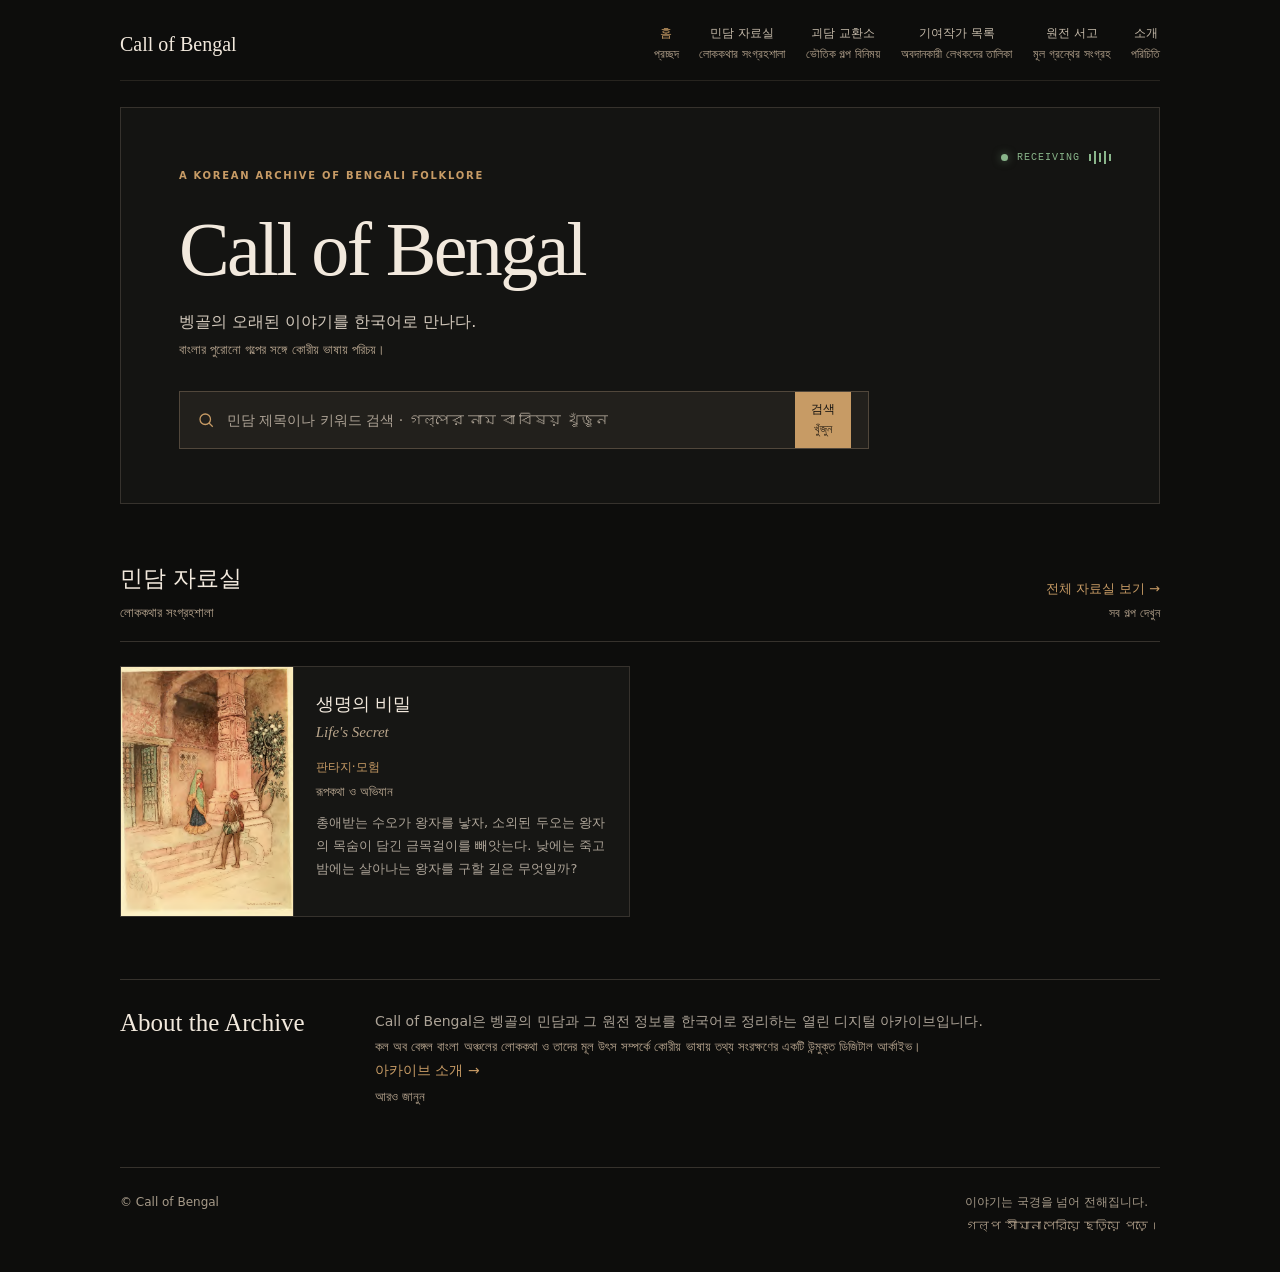
<file: index.html>
<!DOCTYPE html>
<html lang="ko"><head><meta charset="utf-8"/><meta content="width=device-width,initial-scale=1" name="viewport"/><meta content="#0d0d0c" name="theme-color"/><meta content="벵골 민담과 역사적 원전을 한국어와 벵골어로 소개하는 디지털 아카이브." name="description"/><meta content="website" property="og:type"/><meta content="Call of Bengal | 벵골 민담 아카이브" property="og:title"/><meta content="벵골 민담과 역사적 원전을 한국어와 벵골어로 소개하는 디지털 아카이브." property="og:description"/><link href="assets/favicon.svg" rel="icon" type="image/svg+xml"/><link href="assets/style.css" rel="stylesheet"/><title>Call of Bengal | 벵골 민담 아카이브</title></head><body><div class="wrap"><header class="site-header"><a class="brand" href="index.html">Call of Bengal</a><nav aria-label="주 메뉴" class="site-nav"><a aria-current="page" href="index.html">홈<span class="bn" lang="bn">প্রচ্ছদ</span></a><a href="archive.html">민담 자료실<span class="bn" lang="bn">লোককথার সংগ্রহশালা</span></a><a href="exchange.html">괴담 교환소<span class="bn" lang="bn">ভৌতিক গল্প বিনিময়</span></a><a href="contributors.html">기여작가 목록<span class="bn" lang="bn">অবদানকারী লেখকদের তালিকা</span></a><a href="sources.html">원전 서고<span class="bn" lang="bn">মূল গ্রন্থের সংগ্রহ</span></a><a href="about.html">소개<span class="bn" lang="bn">পরিচিতি</span></a></nav></header><main><section class="hero"><div class="radio"><span class="led"></span>RECEIVING <span aria-hidden="true" class="wave"><i></i><i></i><i></i><i></i><i></i></span></div><div class="eyebrow">A KOREAN ARCHIVE OF BENGALI FOLKLORE</div><h1>Call of Bengal</h1><p class="lead">벵골의 오래된 이야기를 한국어로 만나다.<span class="bn" lang="bn">বাংলার পুরোনো গল্পের সঙ্গে কোরীয় ভাষায় পরিচয়।</span></p><form action="archive.html" class="search" method="get"><svg aria-hidden="true" fill="none" height="18" stroke="currentColor" stroke-width="1.7" viewbox="0 0 24 24" width="18"><circle cx="11" cy="11" r="7"></circle><path d="m16 16 5 5"></path></svg><label class="sr-only" for="home-search">민담 검색</label><input autocomplete="off" id="home-search" name="q" placeholder="민담 제목이나 키워드 검색 · গল্পের নাম বা বিষয় খুঁজুন" type="search"/><button class="search-submit" type="submit">검색<span class="bn" lang="bn">খুঁজুন</span></button></form></section><section aria-labelledby="featured-title"><div class="section-head"><h2 id="featured-title">민담 자료실<span class="bn" lang="bn">লোককথার সংগ্রহশালা</span></h2><a class="more" href="archive.html">전체 자료실 보기 →<span class="bn" lang="bn">সব গল্প দেখুন</span></a></div><div class="record-grid" hidden="" id="featured-records"></div><div id="featured-empty"><div class="empty" id="empty-state"><div aria-hidden="true" class="symbol">✧</div><h3>현재 공개된 민담이 없습니다.</h3><p lang="bn">এখনও কোনো লোককথা প্রকাশিত হয়নি।</p><p>원전 서고에서 벵골의 옛 민담집을 먼저 살펴보세요.</p><p lang="bn">মূল গ্রন্থের সংগ্রহে বাংলার পুরোনো লোককথার বইগুলো দেখুন।</p><a class="source-action" href="sources.html" rel="noopener noreferrer" target="_blank">원전 서고 보기 →<span class="bn" lang="bn">মূল গ্রন্থ দেখুন</span></a></div></div><div class="empty error-state" hidden="" id="featured-error"><h3>자료를 불러오지 못했습니다.</h3><p lang="bn">তথ্য লোড করা যায়নি।</p><p>연결 상태를 확인한 후 다시 시도해 주세요.</p><p lang="bn">ইন্টারনেট সংযোগ পরীক্ষা করে আবার চেষ্টা করুন।</p><button class="retry-button" data-retry="" type="button">다시 시도<span class="bn" lang="bn">আবার চেষ্টা করুন</span></button></div></section><section class="mini-intro"><h2>About the Archive</h2><p>Call of Bengal은 벵골의 민담과 그 원전 정보를 한국어로 정리하는 열린 디지털 아카이브입니다.<span class="bn" lang="bn">কল অব বেঙ্গল বাংলা অঞ্চলের লোককথা ও তাদের মূল উৎস সম্পর্কে কোরীয় ভাষায় তথ্য সংরক্ষণের একটি উন্মুক্ত ডিজিটাল আর্কাইভ।</span> <a href="about.html">아카이브 소개 →<span class="bn" lang="bn">আরও জানুন</span></a></p></section></main><footer class="site-footer"><span>© Call of Bengal</span><span>이야기는 국경을 넘어 전해집니다.<span class="bn" lang="bn">গল্প সীমানা পেরিয়ে ছড়িয়ে পড়ে।</span></span></footer></div><script defer="" src="assets/site.js"></script></body></html>
</file>
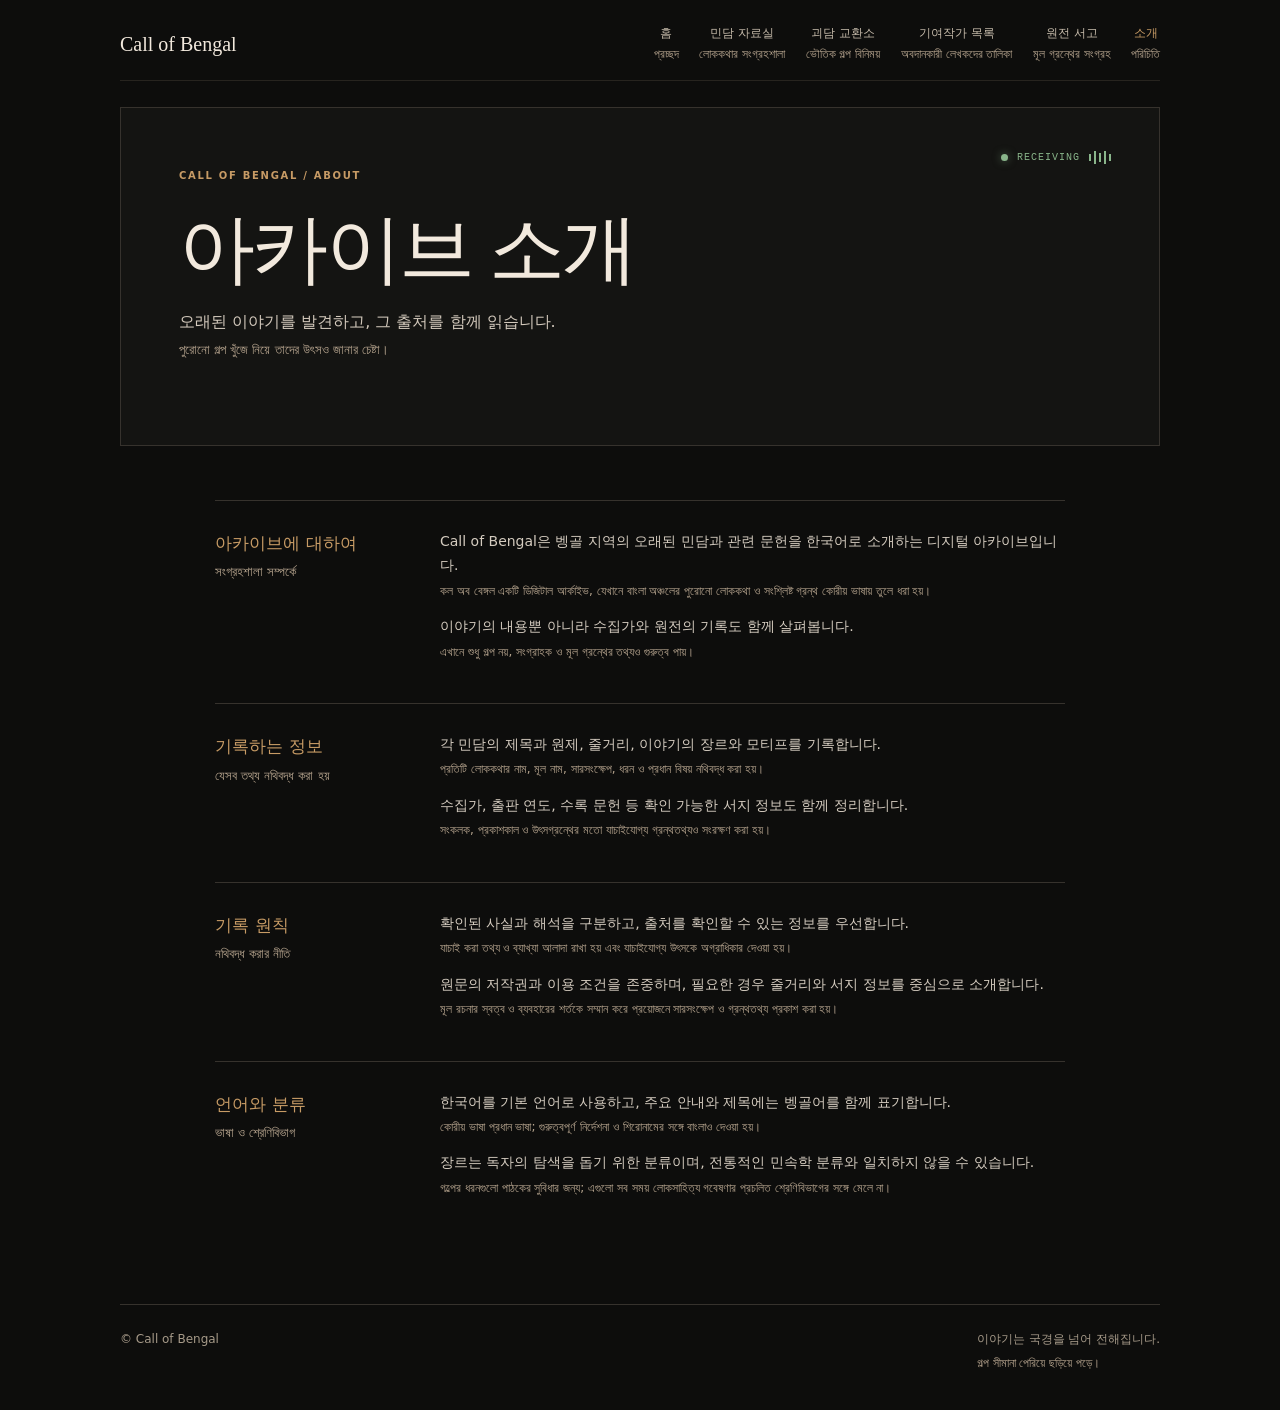
<file: about.html>
<!doctype html><html lang="ko"><head><meta charset="utf-8"><meta name="viewport" content="width=device-width,initial-scale=1"><meta name="theme-color" content="#0d0d0c"><meta name="description" content="Call of Bengal 벵골 민담 아카이브의 목적과 기록 원칙."><meta property="og:type" content="website"><meta property="og:title" content="아카이브 소개 | Call of Bengal"><meta property="og:description" content="Call of Bengal 벵골 민담 아카이브의 목적과 기록 원칙."><link rel="icon" href="assets/favicon.svg" type="image/svg+xml"><link rel="stylesheet" href="assets/style.css"><title>아카이브 소개 | Call of Bengal</title></head><body><div class="wrap"><header class="site-header"><a class="brand" href="index.html">Call of Bengal</a><nav aria-label="주 메뉴" class="site-nav"><a href="index.html">홈<span class="bn" lang="bn">প্রচ্ছদ</span></a><a href="archive.html">민담 자료실<span class="bn" lang="bn">লোককথার সংগ্রহশালা</span></a><a href="exchange.html">괴담 교환소<span class="bn" lang="bn">ভৌতিক গল্প বিনিময়</span></a><a href="contributors.html">기여작가 목록<span class="bn" lang="bn">অবদানকারী লেখকদের তালিকা</span></a><a href="sources.html">원전 서고<span class="bn" lang="bn">মূল গ্রন্থের সংগ্রহ</span></a><a aria-current="page" href="about.html">소개<span class="bn" lang="bn">পরিচিতি</span></a></nav></header><main><section class="hero"><div class="radio"><span class="led"></span>RECEIVING <span class="wave" aria-hidden="true"><i></i><i></i><i></i><i></i><i></i></span></div><div class="eyebrow">CALL OF BENGAL / ABOUT</div><h1>아카이브 소개</h1><p class="lead">오래된 이야기를 발견하고, 그 출처를 함께 읽습니다.<span class="bn" lang="bn">পুরোনো গল্প খুঁজে নিয়ে তাদের উৎসও জানার চেষ্টা।</span></p></section><div class="prose"><section class="prose-section"><div><h2>아카이브에 대하여<span class="bn" lang="bn">সংগ্রহশালা সম্পর্কে</span></h2></div><div><p>Call of Bengal은 벵골 지역의 오래된 민담과 관련 문헌을 한국어로 소개하는 디지털 아카이브입니다.<span class="bn" lang="bn">কল অব বেঙ্গল একটি ডিজিটাল আর্কাইভ, যেখানে বাংলা অঞ্চলের পুরোনো লোককথা ও সংশ্লিষ্ট গ্রন্থ কোরীয় ভাষায় তুলে ধরা হয়।</span></p><p>이야기의 내용뿐 아니라 수집가와 원전의 기록도 함께 살펴봅니다.<span class="bn" lang="bn">এখানে শুধু গল্প নয়, সংগ্রাহক ও মূল গ্রন্থের তথ্যও গুরুত্ব পায়।</span></p></div></section><section class="prose-section"><div><h2>기록하는 정보<span class="bn" lang="bn">যেসব তথ্য নথিবদ্ধ করা হয়</span></h2></div><div><p>각 민담의 제목과 원제, 줄거리, 이야기의 장르와 모티프를 기록합니다.<span class="bn" lang="bn">প্রতিটি লোককথার নাম, মূল নাম, সারসংক্ষেপ, ধরন ও প্রধান বিষয় নথিবদ্ধ করা হয়।</span></p><p>수집가, 출판 연도, 수록 문헌 등 확인 가능한 서지 정보도 함께 정리합니다.<span class="bn" lang="bn">সংকলক, প্রকাশকাল ও উৎসগ্রন্থের মতো যাচাইযোগ্য গ্রন্থতথ্যও সংরক্ষণ করা হয়।</span></p></div></section><section class="prose-section"><div><h2>기록 원칙<span class="bn" lang="bn">নথিবদ্ধ করার নীতি</span></h2></div><div><p>확인된 사실과 해석을 구분하고, 출처를 확인할 수 있는 정보를 우선합니다.<span class="bn" lang="bn">যাচাই করা তথ্য ও ব্যাখ্যা আলাদা রাখা হয় এবং যাচাইযোগ্য উৎসকে অগ্রাধিকার দেওয়া হয়।</span></p><p>원문의 저작권과 이용 조건을 존중하며, 필요한 경우 줄거리와 서지 정보를 중심으로 소개합니다.<span class="bn" lang="bn">মূল রচনার স্বত্ব ও ব্যবহারের শর্তকে সম্মান করে প্রয়োজনে সারসংক্ষেপ ও গ্রন্থতথ্য প্রকাশ করা হয়।</span></p></div></section><section class="prose-section"><div><h2>언어와 분류<span class="bn" lang="bn">ভাষা ও শ্রেণিবিভাগ</span></h2></div><div><p>한국어를 기본 언어로 사용하고, 주요 안내와 제목에는 벵골어를 함께 표기합니다.<span class="bn" lang="bn">কোরীয় ভাষা প্রধান ভাষা; গুরুত্বপূর্ণ নির্দেশনা ও শিরোনামের সঙ্গে বাংলাও দেওয়া হয়।</span></p><p>장르는 독자의 탐색을 돕기 위한 분류이며, 전통적인 민속학 분류와 일치하지 않을 수 있습니다.<span class="bn" lang="bn">গল্পের ধরনগুলো পাঠকের সুবিধার জন্য; এগুলো সব সময় লোকসাহিত্য গবেষণার প্রচলিত শ্রেণিবিভাগের সঙ্গে মেলে না।</span></p></div></section></div></main><footer class="site-footer"><span>© Call of Bengal</span><span>이야기는 국경을 넘어 전해집니다.<span class="bn" lang="bn">গল্প সীমানা পেরিয়ে ছড়িয়ে পড়ে।</span></span></footer></div></body></html>
</file>
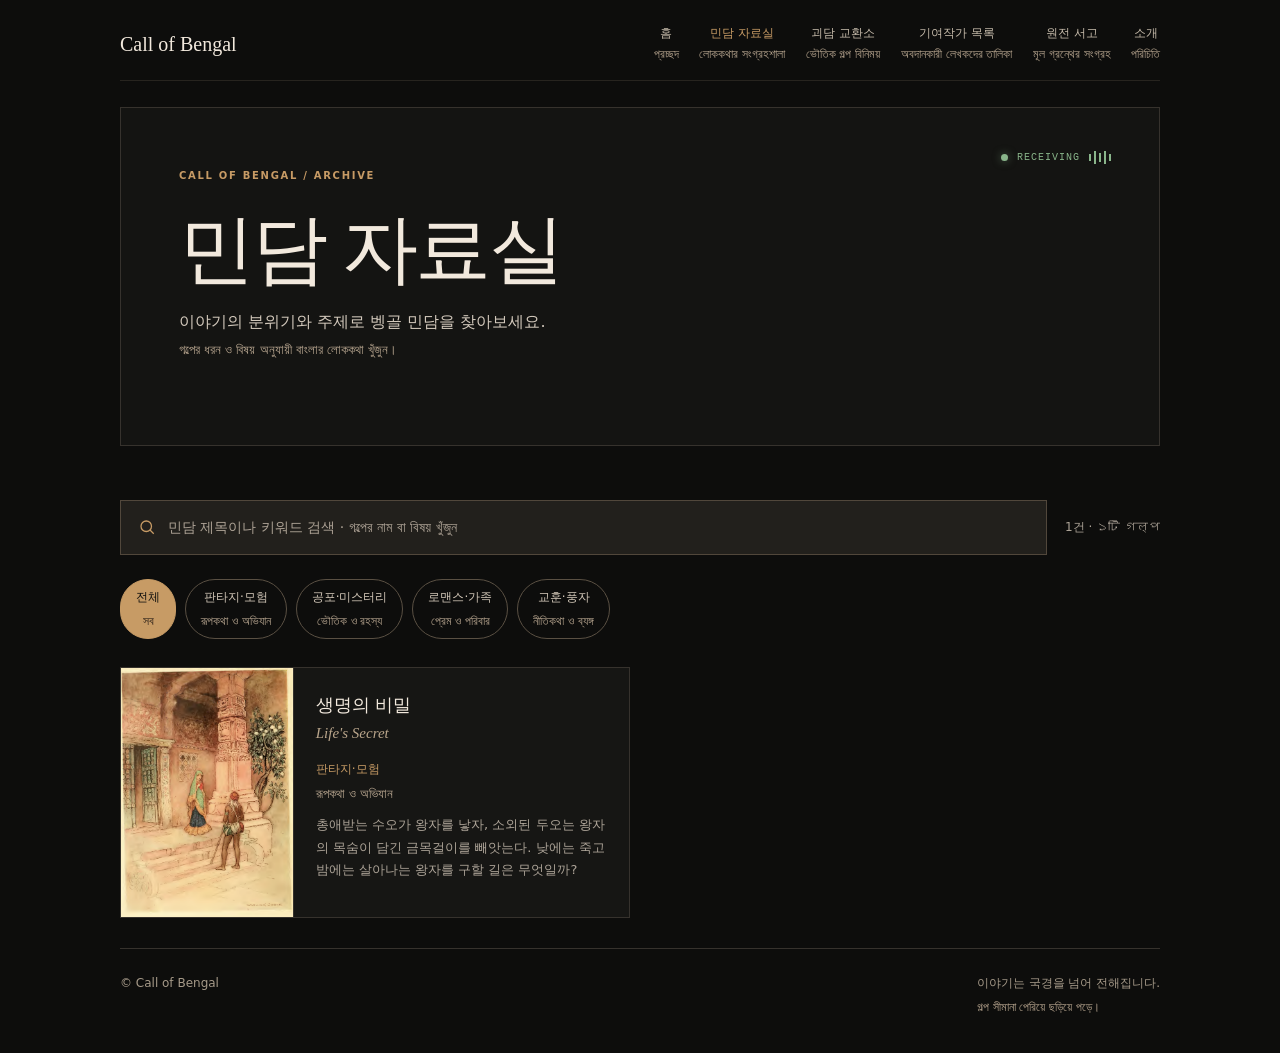
<file: archive.html>
<!DOCTYPE html>
<html lang="ko"><head><meta charset="utf-8"/><meta content="width=device-width,initial-scale=1" name="viewport"/><meta content="#0d0d0c" name="theme-color"/><meta content="벵골 민담을 판타지·모험, 공포·미스터리, 로맨스·가족, 교훈·풍자 장르로 탐색합니다." name="description"/><meta content="website" property="og:type"/><meta content="민담 자료실 | Call of Bengal" property="og:title"/><meta content="벵골 민담을 판타지·모험, 공포·미스터리, 로맨스·가족, 교훈·풍자 장르로 탐색합니다." property="og:description"/><link href="assets/favicon.svg" rel="icon" type="image/svg+xml"/><link href="assets/style.css" rel="stylesheet"/><title>민담 자료실 | Call of Bengal</title></head><body><div class="wrap"><header class="site-header"><a class="brand" href="index.html">Call of Bengal</a><nav aria-label="주 메뉴" class="site-nav"><a href="index.html">홈<span class="bn" lang="bn">প্রচ্ছদ</span></a><a aria-current="page" href="archive.html">민담 자료실<span class="bn" lang="bn">লোককথার সংগ্রহশালা</span></a><a href="exchange.html">괴담 교환소<span class="bn" lang="bn">ভৌতিক গল্প বিনিময়</span></a><a href="contributors.html">기여작가 목록<span class="bn" lang="bn">অবদানকারী লেখকদের তালিকা</span></a><a href="sources.html">원전 서고<span class="bn" lang="bn">মূল গ্রন্থের সংগ্রহ</span></a><a href="about.html">소개<span class="bn" lang="bn">পরিচিতি</span></a></nav></header><main><section class="hero"><div class="radio"><span class="led"></span>RECEIVING <span aria-hidden="true" class="wave"><i></i><i></i><i></i><i></i><i></i></span></div><div class="eyebrow">CALL OF BENGAL / ARCHIVE</div><h1>민담 자료실</h1><p class="lead">이야기의 분위기와 주제로 벵골 민담을 찾아보세요.<span class="bn" lang="bn">গল্পের ধরন ও বিষয় অনুযায়ী বাংলার লোককথা খুঁজুন।</span></p></section><section aria-label="민담 탐색"><div class="archive-bar"><div class="search"><svg aria-hidden="true" fill="none" height="18" stroke="currentColor" stroke-width="1.7" viewbox="0 0 24 24" width="18"><circle cx="11" cy="11" r="7"></circle><path d="m16 16 5 5"></path></svg><span class="sr-only">민담 검색</span><input autocomplete="off" id="archive-search" placeholder="민담 제목이나 키워드 검색 · গল্পের নাম বা বিষয় খুঁজুন" type="search"/></div><span aria-live="polite" class="result-count" id="result-count">0건 · ০টি গল্প</span></div><div aria-label="장르별 검색" class="filter-bar" role="group"><button aria-pressed="true" class="filter" data-genre="all" type="button">전체<span class="bn" lang="bn">সব</span></button><button aria-pressed="false" class="filter" data-genre="fantasy" type="button">판타지·모험<span class="bn" lang="bn">রূপকথা ও অভিযান</span></button><button aria-pressed="false" class="filter" data-genre="horror" type="button">공포·미스터리<span class="bn" lang="bn">ভৌতিক ও রহস্য</span></button><button aria-pressed="false" class="filter" data-genre="romance" type="button">로맨스·가족<span class="bn" lang="bn">প্রেম ও পরিবার</span></button><button aria-pressed="false" class="filter" data-genre="moral" type="button">교훈·풍자<span class="bn" lang="bn">নীতিকথা ও ব্যঙ্গ</span></button></div><div class="record-grid" hidden="" id="records"></div><div class="empty" id="empty-state"><div aria-hidden="true" class="symbol">✧</div><h3>현재 공개된 민담 0건</h3><p lang="bn">এখন প্রকাশিত লোককথার সংখ্যা ০টি।</p><p>원전 서고에서 벵골의 옛 민담집을 만나보세요.</p><p lang="bn">মূল গ্রন্থের সংগ্রহে বাংলার পুরোনো লোককথার বইগুলো দেখুন।</p><a class="source-action" href="sources.html" rel="noopener noreferrer" target="_blank">원전 서고 보기 →<span class="bn" lang="bn">মূল গ্রন্থ দেখুন</span></a></div><div class="empty" hidden="" id="no-results"><div class="symbol">⌕</div><h3>검색 결과가 없습니다.</h3><p lang="bn">কোনো ফলাফল পাওয়া যায়নি।</p></div><div class="empty error-state" hidden="" id="archive-error"><h3>민담 목록을 불러오지 못했습니다.</h3><p lang="bn">লোককথার তালিকা লোড করা যায়নি।</p><p>연결 상태를 확인하고 다시 시도해 주세요.</p><p lang="bn">ইন্টারনেট সংযোগ পরীক্ষা করে আবার চেষ্টা করুন।</p><button class="retry-button" data-retry="" type="button">다시 시도<span class="bn" lang="bn">আবার চেষ্টা করুন</span></button></div></section></main><footer class="site-footer"><span>© Call of Bengal</span><span>이야기는 국경을 넘어 전해집니다.<span class="bn" lang="bn">গল্প সীমানা পেরিয়ে ছড়িয়ে পড়ে।</span></span></footer></div><script defer="" src="assets/site.js"></script></body></html>
</file>
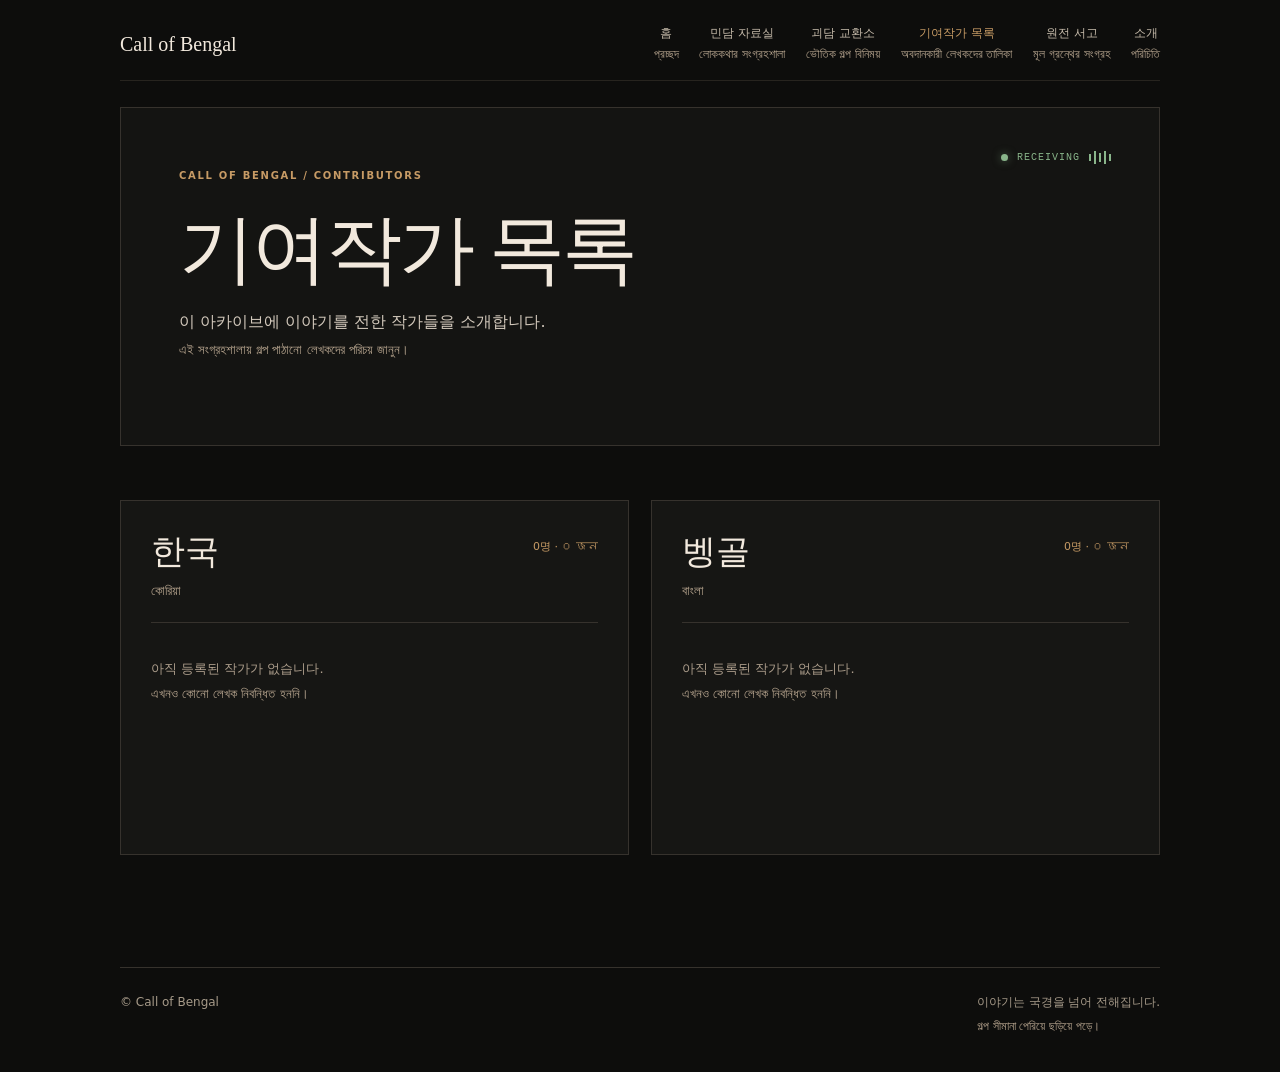
<file: contributors.html>
<!DOCTYPE html>
<html lang="ko">
<head>
<meta charset="utf-8"/>
<meta name="viewport" content="width=device-width, initial-scale=1"/>
<meta name="theme-color" content="#0d0d0c"/>
<meta name="description" content="Call of Bengal에 이야기를 기여한 한국·벵골 작가와 공개 작품을 소개합니다."/>
<meta property="og:type" content="website"/>
<meta property="og:title" content="기여작가 목록 | Call of Bengal"/>
<meta property="og:description" content="Call of Bengal에 이야기를 기여한 한국·벵골 작가와 공개 작품을 소개합니다."/>
<link rel="icon" href="assets/favicon.svg" type="image/svg+xml"/>
<link rel="stylesheet" href="assets/style.css"/>
<link rel="canonical" href="https://call-of-bengal.github.io/Call-of-Bengal/contributors.html"/>
<title>기여작가 목록 | Call of Bengal</title>
</head>
<body><div class="wrap">
<header class="site-header"><a class="brand" href="index.html">Call of Bengal</a><nav aria-label="주 메뉴" class="site-nav"><a href="index.html">홈<span class="bn" lang="bn">প্রচ্ছদ</span></a><a href="archive.html">민담 자료실<span class="bn" lang="bn">লোককথার সংগ্রহশালা</span></a><a href="exchange.html">괴담 교환소<span class="bn" lang="bn">ভৌতিক গল্প বিনিময়</span></a><a aria-current="page" href="contributors.html">기여작가 목록<span class="bn" lang="bn">অবদানকারী লেখকদের তালিকা</span></a><a href="sources.html">원전 서고<span class="bn" lang="bn">মূল গ্রন্থের সংগ্রহ</span></a><a href="about.html">소개<span class="bn" lang="bn">পরিচিতি</span></a></nav></header>
<main>
<section class="hero"><div class="radio"><span class="led"></span>RECEIVING <span class="wave" aria-hidden="true"><i></i><i></i><i></i><i></i><i></i></span></div><div class="eyebrow">CALL OF BENGAL / CONTRIBUTORS</div><h1>기여작가 목록</h1><p class="lead">이 아카이브에 이야기를 전한 작가들을 소개합니다.<span class="bn" lang="bn">এই সংগ্রহশালায় গল্প পাঠানো লেখকদের পরিচয় জানুন।</span></p></section>

<section aria-label="기여작가 명단" class="contributors-section">
<div id="contributors-grid" class="contributors-grid">
<section class="contributors-column" aria-labelledby="writers-korea"><div class="contributors-column-head"><h2 id="writers-korea">한국<span class="bn" lang="bn">কোরিয়া</span></h2><span class="contributors-total" id="korea-total"></span></div><ul class="contributors-list" id="korea-contributors"></ul><p class="contributors-empty" id="korea-empty">아직 등록된 작가가 없습니다.<span class="bn" lang="bn">এখনও কোনো লেখক নিবন্ধিত হননি।</span></p></section>
<section class="contributors-column" aria-labelledby="writers-bengal"><div class="contributors-column-head"><h2 id="writers-bengal">벵골<span class="bn" lang="bn">বাংলা</span></h2><span class="contributors-total" id="bengal-total"></span></div><ul class="contributors-list" id="bengal-contributors"></ul><p class="contributors-empty" id="bengal-empty">아직 등록된 작가가 없습니다.<span class="bn" lang="bn">এখনও কোনো লেখক নিবন্ধিত হননি।</span></p></section>
</div>
<div class="empty error-state" id="contributors-error" hidden><h3>작가 목록을 불러오지 못했습니다.</h3><p lang="bn">লেখকদের তালিকা লোড করা যায়নি।</p><button class="retry-button" id="contributors-retry" type="button">다시 시도<span class="bn" lang="bn">আবার চেষ্টা করুন</span></button></div>
</section>
</main><footer class="site-footer"><span>© Call of Bengal</span><span>이야기는 국경을 넘어 전해집니다.<span class="bn" lang="bn">গল্প সীমানা পেরিয়ে ছড়িয়ে পড়ে।</span></span></footer></div>
<div class="contributor-overlay" id="contributor-overlay" hidden>
<div class="contributor-dialog" role="dialog" aria-modal="true" aria-labelledby="contributor-name" aria-describedby="contributor-bio" tabindex="-1">
<button class="dialog-close" id="contributor-close" type="button" aria-label="작가 상세 창 닫기">×</button>
<p class="eyebrow">CALL OF BENGAL / CONTRIBUTOR</p>
<h2 id="contributor-name"></h2><p id="contributor-original" class="contributor-original" hidden></p>
<p id="contributor-region" class="contributor-region"></p><p id="contributor-bio" class="contributor-bio"></p>
<h3>기여 작품<span class="bn" lang="bn">প্রকাশিত লেখা</span></h3>
<ul id="contributor-works" class="contributor-works"></ul>
<h3>외부 채널<span class="bn" lang="bn">লেখকের অনলাইন ঠিকানা</span></h3>
<div id="contributor-links" class="contributor-links"></div>
</div>
</div>
<script defer src="assets/contributors.js"></script></body></html>
</file>
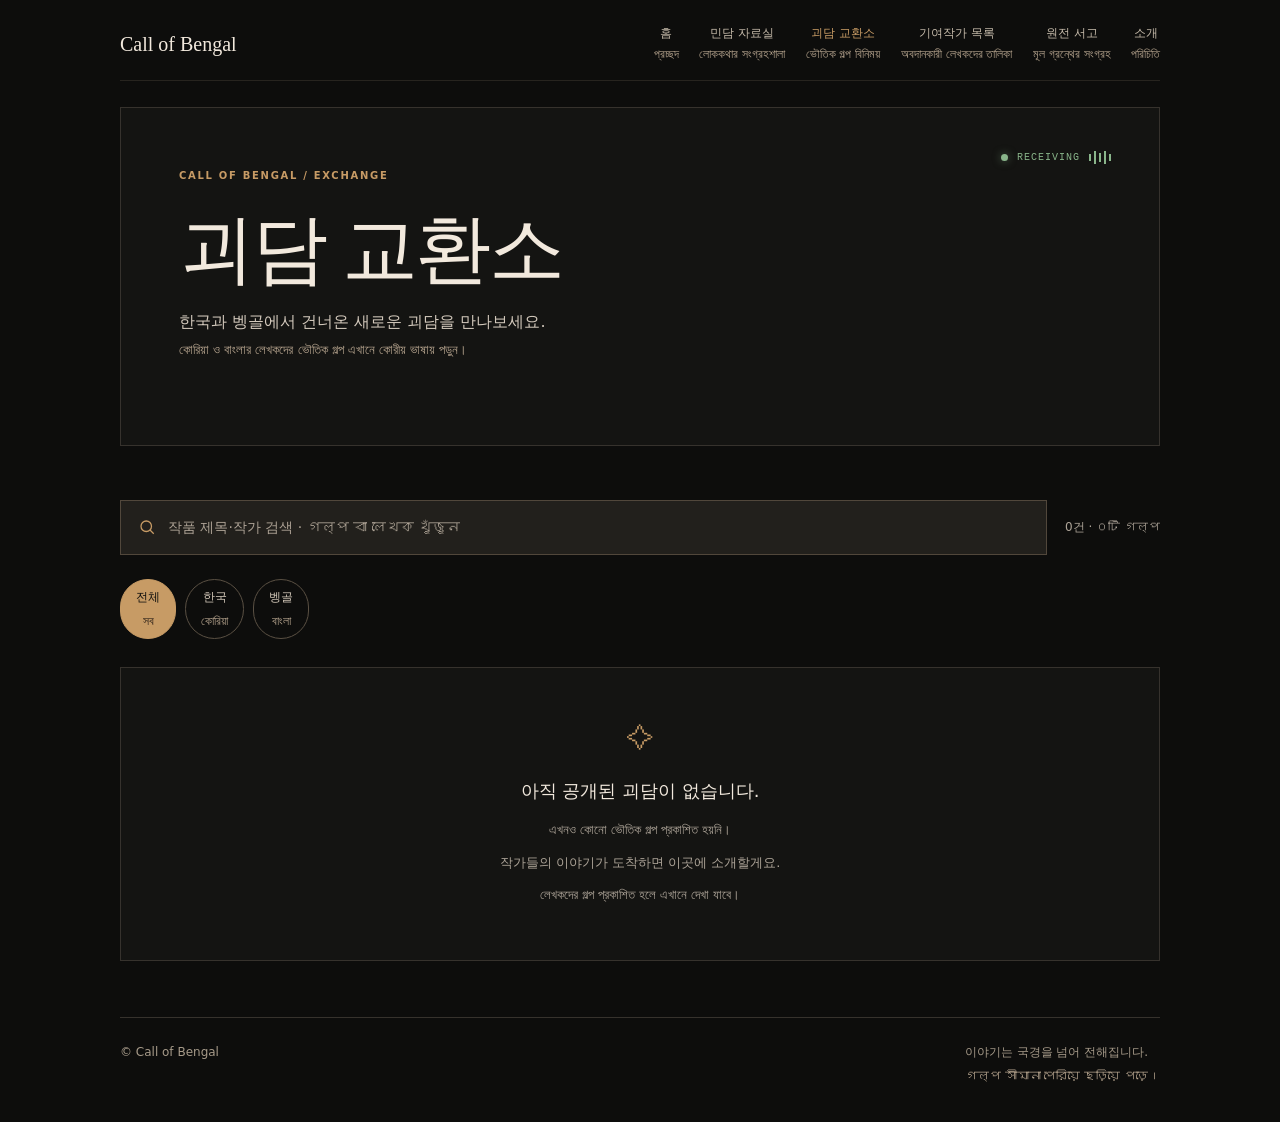
<file: exchange.html>
<!DOCTYPE html>
<html lang="ko">
<head>
<meta charset="utf-8"/>
<meta name="viewport" content="width=device-width, initial-scale=1"/>
<meta name="theme-color" content="#0d0d0c"/>
<meta name="description" content="한국과 벵골 기여작가의 괴담을 한국어로 소개하는 창작 이야기 교환소."/>
<meta property="og:type" content="website"/>
<meta property="og:title" content="괴담 교환소 | Call of Bengal"/>
<meta property="og:description" content="한국과 벵골 기여작가의 괴담을 한국어로 소개하는 창작 이야기 교환소."/>
<link rel="icon" href="assets/favicon.svg" type="image/svg+xml"/>
<link rel="stylesheet" href="assets/style.css"/>
<link rel="canonical" href="https://call-of-bengal.github.io/Call-of-Bengal/exchange.html"/>
<title>괴담 교환소 | Call of Bengal</title>
</head>
<body><div class="wrap">
<header class="site-header"><a class="brand" href="index.html">Call of Bengal</a><nav aria-label="주 메뉴" class="site-nav"><a href="index.html">홈<span class="bn" lang="bn">প্রচ্ছদ</span></a><a href="archive.html">민담 자료실<span class="bn" lang="bn">লোককথার সংগ্রহশালা</span></a><a aria-current="page" href="exchange.html">괴담 교환소<span class="bn" lang="bn">ভৌতিক গল্প বিনিময়</span></a><a href="contributors.html">기여작가 목록<span class="bn" lang="bn">অবদানকারী লেখকদের তালিকা</span></a><a href="sources.html">원전 서고<span class="bn" lang="bn">মূল গ্রন্থের সংগ্রহ</span></a><a href="about.html">소개<span class="bn" lang="bn">পরিচিতি</span></a></nav></header>
<main>
<section class="hero"><div class="radio"><span class="led"></span>RECEIVING <span class="wave" aria-hidden="true"><i></i><i></i><i></i><i></i><i></i></span></div><div class="eyebrow">CALL OF BENGAL / EXCHANGE</div><h1>괴담 교환소</h1><p class="lead">한국과 벵골에서 건너온 새로운 괴담을 만나보세요.<span class="bn" lang="bn">কোরিয়া ও বাংলার লেখকদের ভৌতিক গল্প এখানে কোরীয় ভাষায় পড়ুন।</span></p></section>

<section aria-label="괴담 교환소 작품 탐색" class="exchange-section">
<div class="archive-bar"><label class="search" for="exchange-search"><svg aria-hidden="true" fill="none" height="18" stroke="currentColor" stroke-width="1.7" viewBox="0 0 24 24" width="18"><circle cx="11" cy="11" r="7"></circle><path d="m16 16 5 5"></path></svg><input id="exchange-search" type="search" autocomplete="off" aria-label="괴담 작품 제목·작가 검색" placeholder="작품 제목·작가 검색 · গল্প বা লেখক খুঁজুন"/></label><span id="exchange-count" class="result-count" aria-live="polite">0건 · ০টি গল্প</span></div>
<div role="group" aria-label="지역별 검색" class="filter-bar">
<button class="filter" type="button" data-region="all" aria-pressed="true">전체<span class="bn" lang="bn">সব</span></button>
<button class="filter" type="button" data-region="korea" aria-pressed="false">한국<span class="bn" lang="bn">কোরিয়া</span></button>
<button class="filter" type="button" data-region="bengal" aria-pressed="false">벵골<span class="bn" lang="bn">বাংলা</span></button>
</div>
<div id="exchange-records" class="record-grid" hidden></div>
<div class="empty" id="exchange-empty"><div class="symbol" aria-hidden="true">✧</div><h3>아직 공개된 괴담이 없습니다.</h3><p lang="bn">এখনও কোনো ভৌতিক গল্প প্রকাশিত হয়নি।</p><p>작가들의 이야기가 도착하면 이곳에 소개할게요.</p><p lang="bn">লেখকদের গল্প প্রকাশিত হলে এখানে দেখা যাবে।</p></div>
<div class="empty" id="exchange-no-results" hidden><div class="symbol" aria-hidden="true">⌕</div><h3>검색 결과가 없습니다.</h3><p lang="bn">কোনো ফলাফল পাওয়া যায়নি।</p></div>
<div class="empty error-state" id="exchange-error" hidden><h3>괴담 목록을 불러오지 못했습니다.</h3><p lang="bn">গল্পের তালিকা লোড করা যায়নি।</p><button class="retry-button" id="exchange-retry" type="button">다시 시도<span class="bn" lang="bn">আবার চেষ্টা করুন</span></button></div>
</section>
</main><footer class="site-footer"><span>© Call of Bengal</span><span>이야기는 국경을 넘어 전해집니다.<span class="bn" lang="bn">গল্প সীমানা পেরিয়ে ছড়িয়ে পড়ে।</span></span></footer></div><script defer src="assets/exchange.js"></script></body></html>
</file>
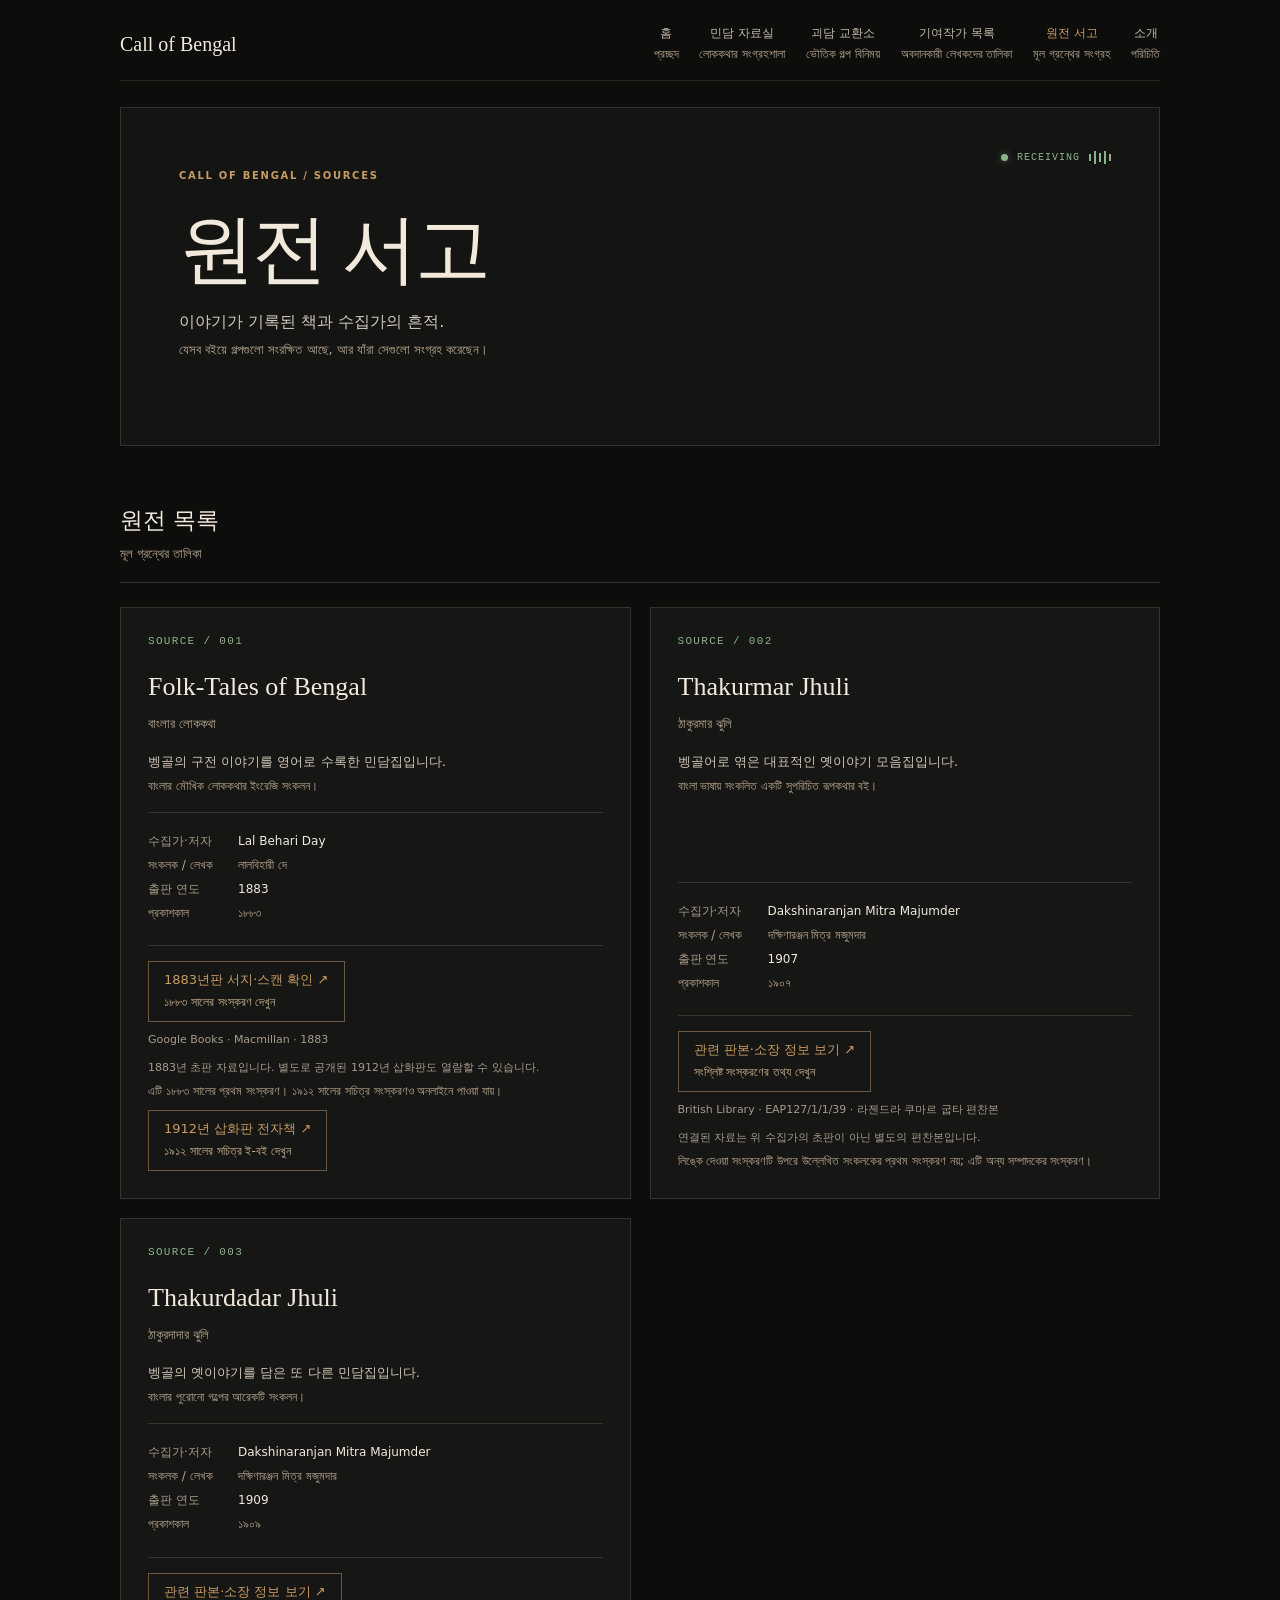
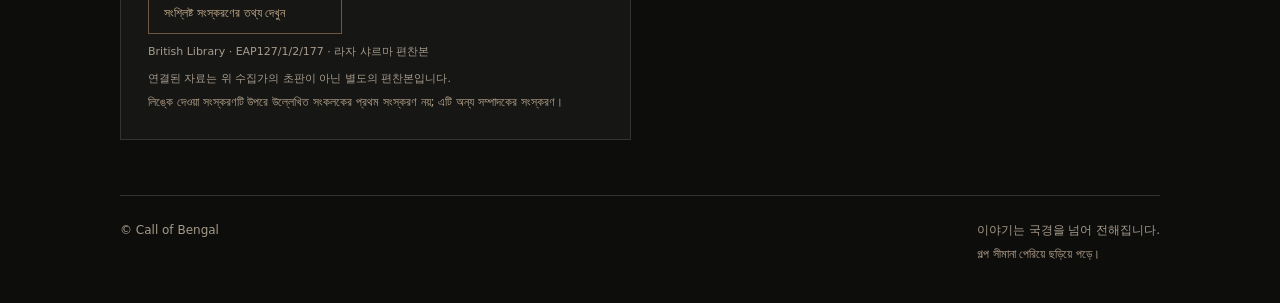
<file: sources.html>
<!DOCTYPE html>
<html lang="ko"><head><meta charset="utf-8"/><meta content="width=device-width,initial-scale=1" name="viewport"/><meta content="#0d0d0c" name="theme-color"/><meta content="벵골 민담의 역사적 수집 문헌과 저자를 소개합니다." name="description"/><meta content="website" property="og:type"/><meta content="원전 서고 | Call of Bengal" property="og:title"/><meta content="벵골 민담의 역사적 수집 문헌과 저자를 소개합니다." property="og:description"/><link href="assets/favicon.svg" rel="icon" type="image/svg+xml"/><link href="assets/style.css" rel="stylesheet"/><title>원전 서고 | Call of Bengal</title></head><body><div class="wrap"><header class="site-header"><a class="brand" href="index.html">Call of Bengal</a><nav aria-label="주 메뉴" class="site-nav"><a href="index.html">홈<span class="bn" lang="bn">প্রচ্ছদ</span></a><a href="archive.html">민담 자료실<span class="bn" lang="bn">লোককথার সংগ্রহশালা</span></a><a href="exchange.html">괴담 교환소<span class="bn" lang="bn">ভৌতিক গল্প বিনিময়</span></a><a href="contributors.html">기여작가 목록<span class="bn" lang="bn">অবদানকারী লেখকদের তালিকা</span></a><a aria-current="page" href="sources.html">원전 서고<span class="bn" lang="bn">মূল গ্রন্থের সংগ্রহ</span></a><a href="about.html">소개<span class="bn" lang="bn">পরিচিতি</span></a></nav></header><main><section class="hero"><div class="radio"><span class="led"></span>RECEIVING <span aria-hidden="true" class="wave"><i></i><i></i><i></i><i></i><i></i></span></div><div class="eyebrow">CALL OF BENGAL / SOURCES</div><h1>원전 서고</h1><p class="lead">이야기가 기록된 책과 수집가의 흔적.<span class="bn" lang="bn">যেসব বইয়ে গল্পগুলো সংরক্ষিত আছে, আর যাঁরা সেগুলো সংগ্রহ করেছেন।</span></p></section><div class="section-head"><h2>원전 목록<span class="bn" lang="bn">মূল গ্রন্থের তালিকা</span></h2></div><div class="book-grid"><article class="book" id="source-001"><span class="num">SOURCE / 001</span><h2>Folk-Tales of Bengal</h2><p class="book-bn" lang="bn">বাংলার লোককথা</p><p class="desc">벵골의 구전 이야기를 영어로 수록한 민담집입니다.<span class="bn" lang="bn">বাংলার মৌখিক লোককথার ইংরেজি সংকলন।</span></p><dl><div><dt>수집가·저자<span class="bn" lang="bn">সংকলক / লেখক</span></dt><dd>Lal Behari Day<span class="bn" lang="bn">লালবিহারী দে</span></dd></div><div><dt>출판 연도<span class="bn" lang="bn">প্রকাশকাল</span></dt><dd>1883<span class="bn" lang="bn">১৮৮৩</span></dd></div></dl><div class="source-links"><a class="source-action" href="https://books.google.com/books?id=L-sBAAAAQAAJ" rel="noopener noreferrer" target="_blank">1883년판 서지·스캔 확인 ↗<span class="bn" lang="bn">১৮৮৩ সালের সংস্করণ দেখুন</span></a><p class="edition-note">Google Books · Macmillan · 1883</p><p class="edition-caution">1883년 초판 자료입니다. 별도로 공개된 1912년 삽화판도 열람할 수 있습니다.<span class="bn" lang="bn">এটি ১৮৮৩ সালের প্রথম সংস্করণ। ১৯১২ সালের সচিত্র সংস্করণও অনলাইনে পাওয়া যায়।</span></p><a class="source-action" href="https://www.gutenberg.org/ebooks/38488" rel="noopener noreferrer" target="_blank">1912년 삽화판 전자책 ↗<span class="bn" lang="bn">১৯১২ সালের সচিত্র ই-বই দেখুন</span></a></div></article><article class="book"><span class="num">SOURCE / 002</span><h2>Thakurmar Jhuli</h2><p class="book-bn" lang="bn">ঠাকুরমার ঝুলি</p><p class="desc">벵골어로 엮은 대표적인 옛이야기 모음집입니다.<span class="bn" lang="bn">বাংলা ভাষায় সংকলিত একটি সুপরিচিত রূপকথার বই।</span></p><dl><div><dt>수집가·저자<span class="bn" lang="bn">সংকলক / লেখক</span></dt><dd>Dakshinaranjan Mitra Majumder<span class="bn" lang="bn">দক্ষিণারঞ্জন মিত্র মজুমদার</span></dd></div><div><dt>출판 연도<span class="bn" lang="bn">প্রকাশকাল</span></dt><dd>1907<span class="bn" lang="bn">১৯০৭</span></dd></div></dl><div class="source-links"><a class="source-action" href="https://searcharchives.bl.uk/catalog/040-000584277" rel="noopener noreferrer" target="_blank">관련 판본·소장 정보 보기 ↗<span class="bn" lang="bn">সংশ্লিষ্ট সংস্করণের তথ্য দেখুন</span></a><p class="edition-note">British Library · EAP127/1/1/39 · 라젠드라 쿠마르 굽타 편찬본</p><p class="edition-caution">연결된 자료는 위 수집가의 초판이 아닌 별도의 편찬본입니다.<span class="bn" lang="bn">লিঙ্কে দেওয়া সংস্করণটি উপরে উল্লেখিত সংকলকের প্রথম সংস্করণ নয়; এটি অন্য সম্পাদকের সংস্করণ।</span></p></div></article><article class="book"><span class="num">SOURCE / 003</span><h2>Thakurdadar Jhuli</h2><p class="book-bn" lang="bn">ঠাকুরদাদার ঝুলি</p><p class="desc">벵골의 옛이야기를 담은 또 다른 민담집입니다.<span class="bn" lang="bn">বাংলার পুরোনো গল্পের আরেকটি সংকলন।</span></p><dl><div><dt>수집가·저자<span class="bn" lang="bn">সংকলক / লেখক</span></dt><dd>Dakshinaranjan Mitra Majumder<span class="bn" lang="bn">দক্ষিণারঞ্জন মিত্র মজুমদার</span></dd></div><div><dt>출판 연도<span class="bn" lang="bn">প্রকাশকাল</span></dt><dd>1909<span class="bn" lang="bn">১৯০৯</span></dd></div></dl><div class="source-links"><a class="source-action" href="https://searcharchives.bl.uk/catalog/040-000673119" rel="noopener noreferrer" target="_blank">관련 판본·소장 정보 보기 ↗<span class="bn" lang="bn">সংশ্লিষ্ট সংস্করণের তথ্য দেখুন</span></a><p class="edition-note">British Library · EAP127/1/2/177 · 라자 샤르마 편찬본</p><p class="edition-caution">연결된 자료는 위 수집가의 초판이 아닌 별도의 편찬본입니다.<span class="bn" lang="bn">লিঙ্কে দেওয়া সংস্করণটি উপরে উল্লেখিত সংকলকের প্রথম সংস্করণ নয়; এটি অন্য সম্পাদকের সংস্করণ।</span></p></div></article></div></main><footer class="site-footer"><span>© Call of Bengal</span><span>이야기는 국경을 넘어 전해집니다.<span class="bn" lang="bn">গল্প সীমানা পেরিয়ে ছড়িয়ে পড়ে।</span></span></footer></div></body></html>
</file>
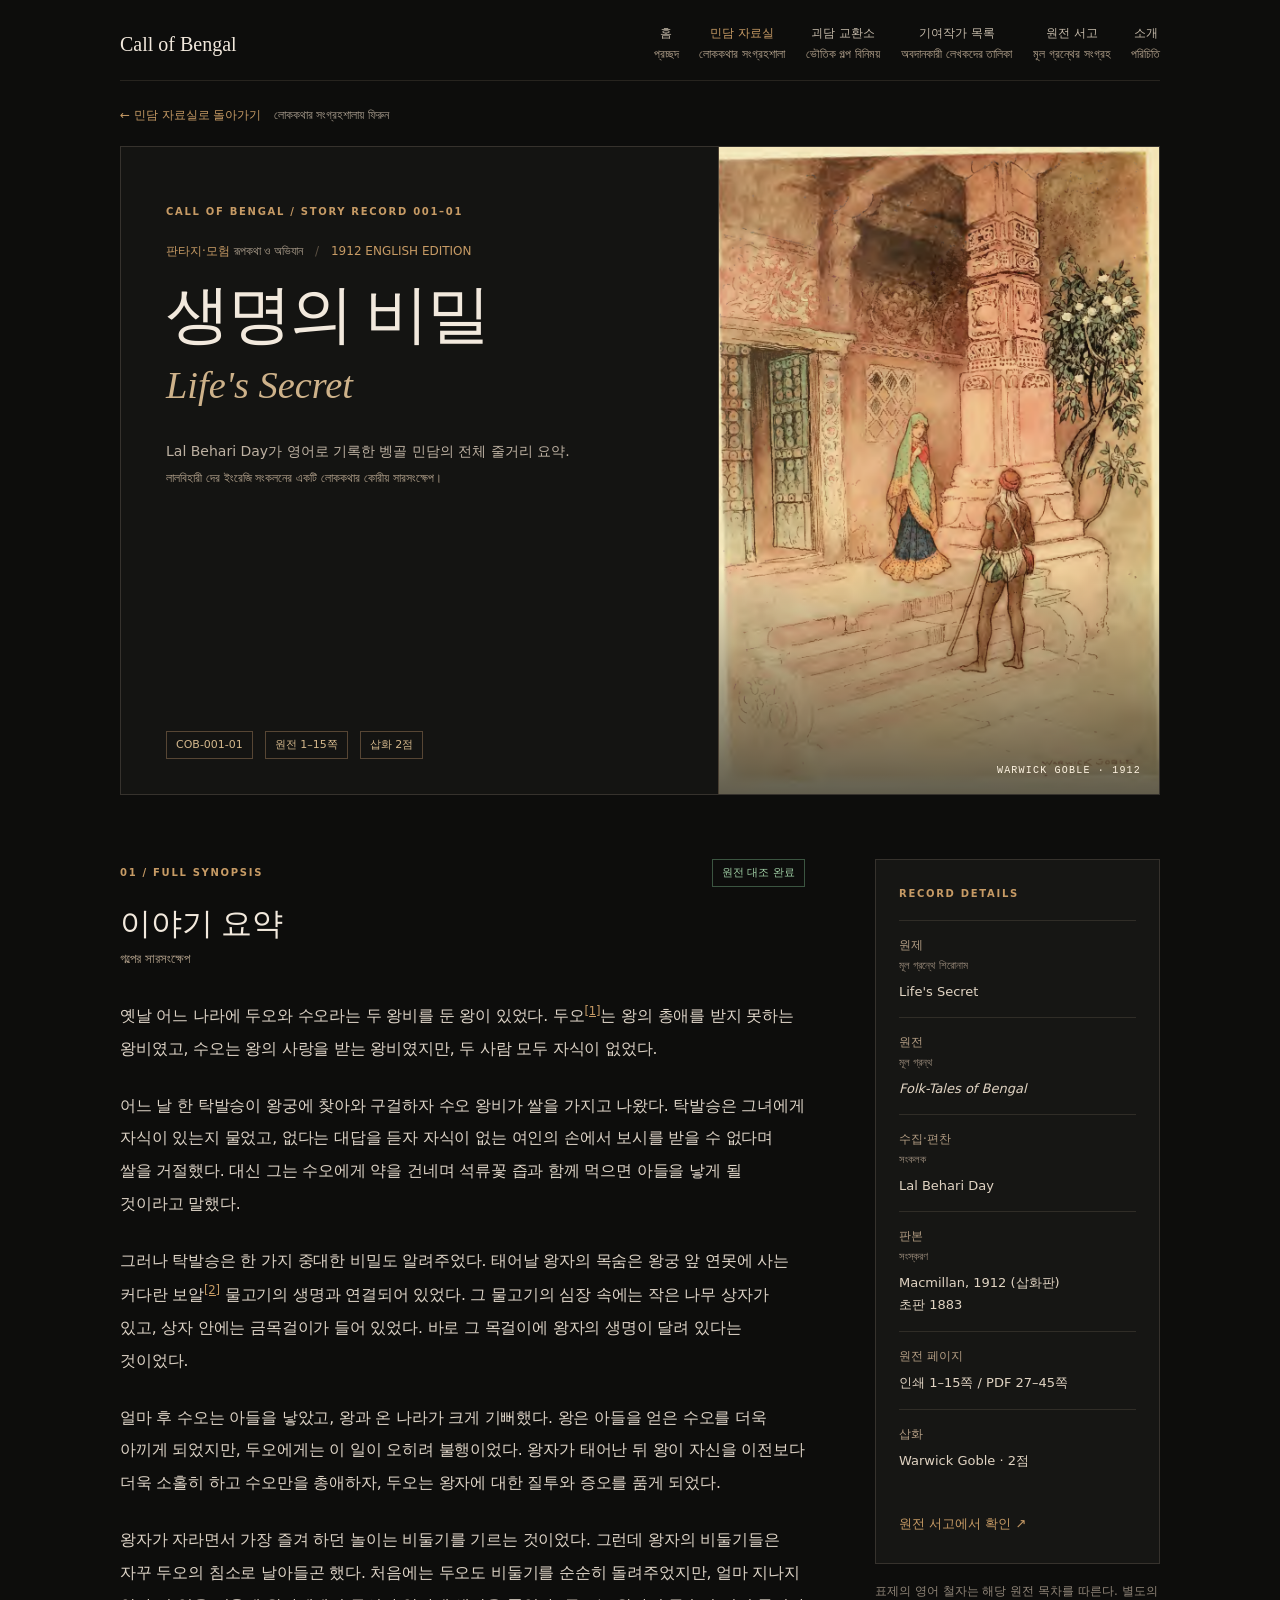
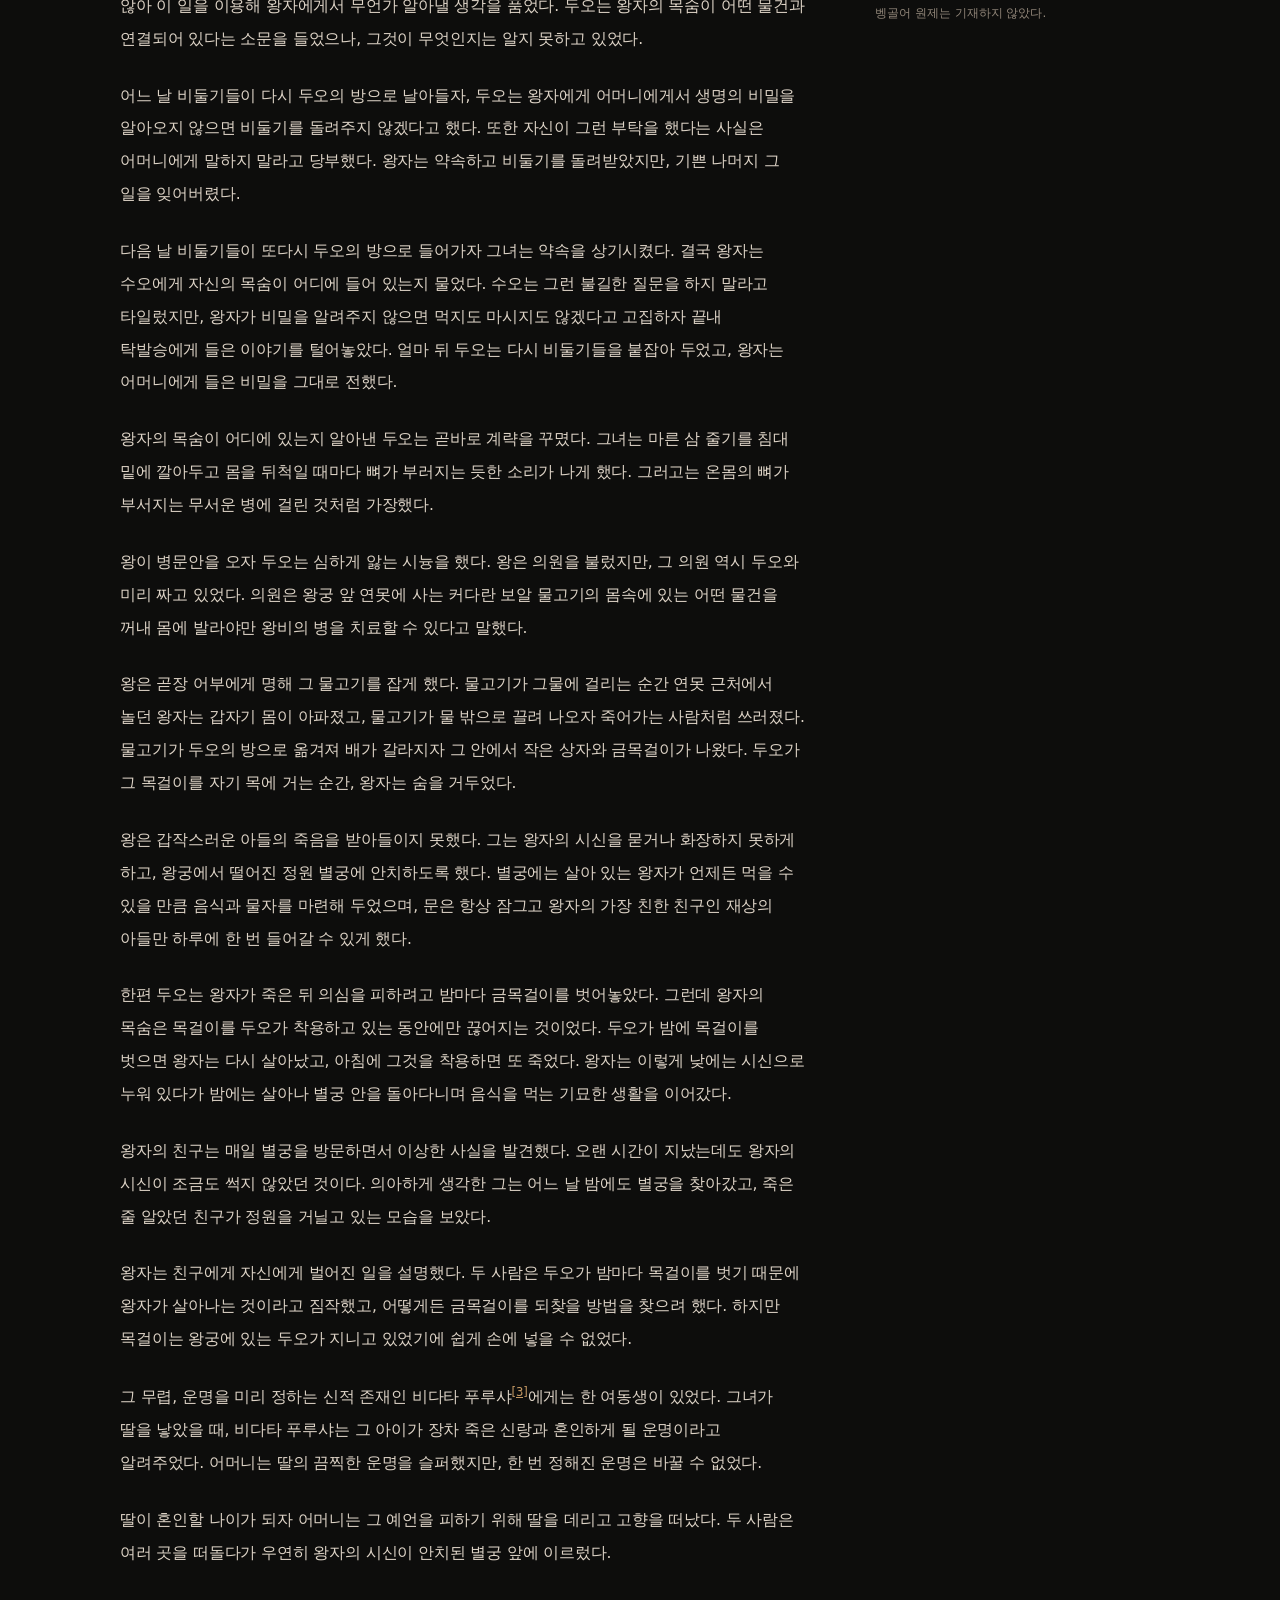
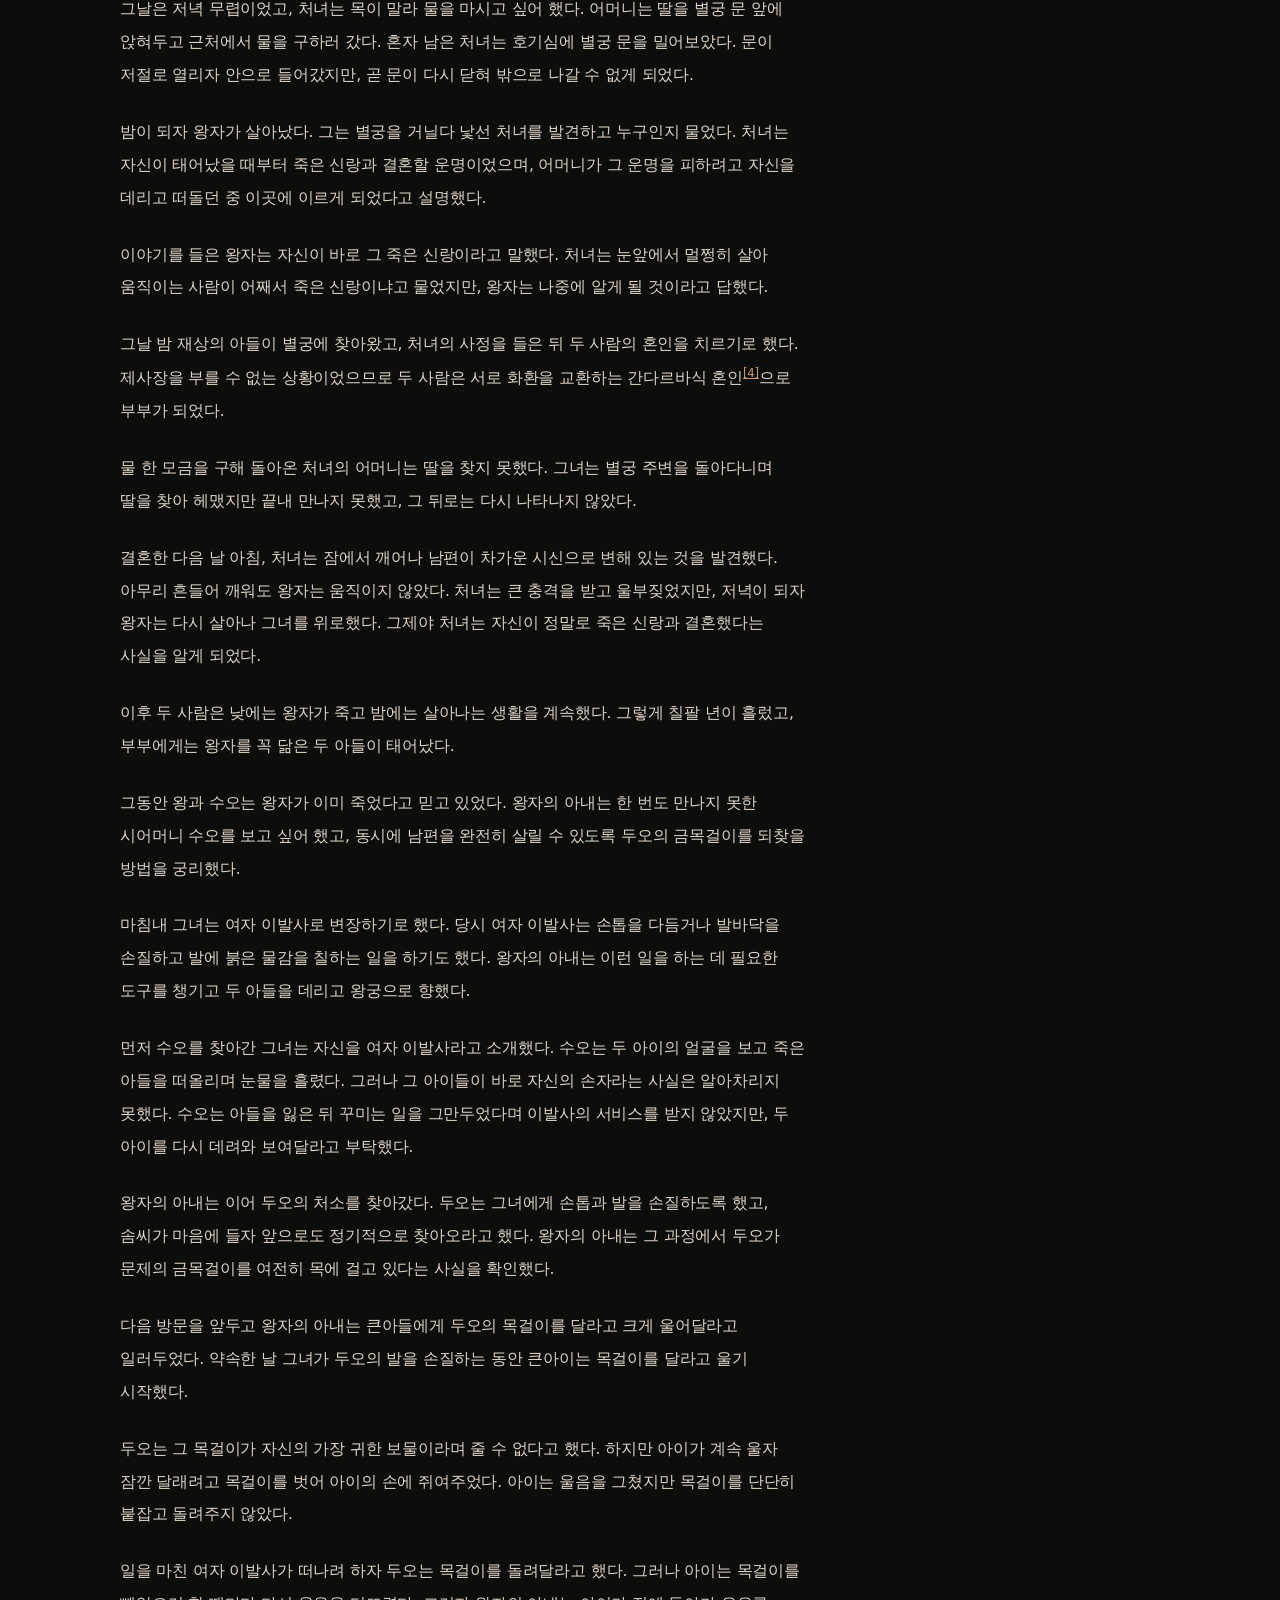
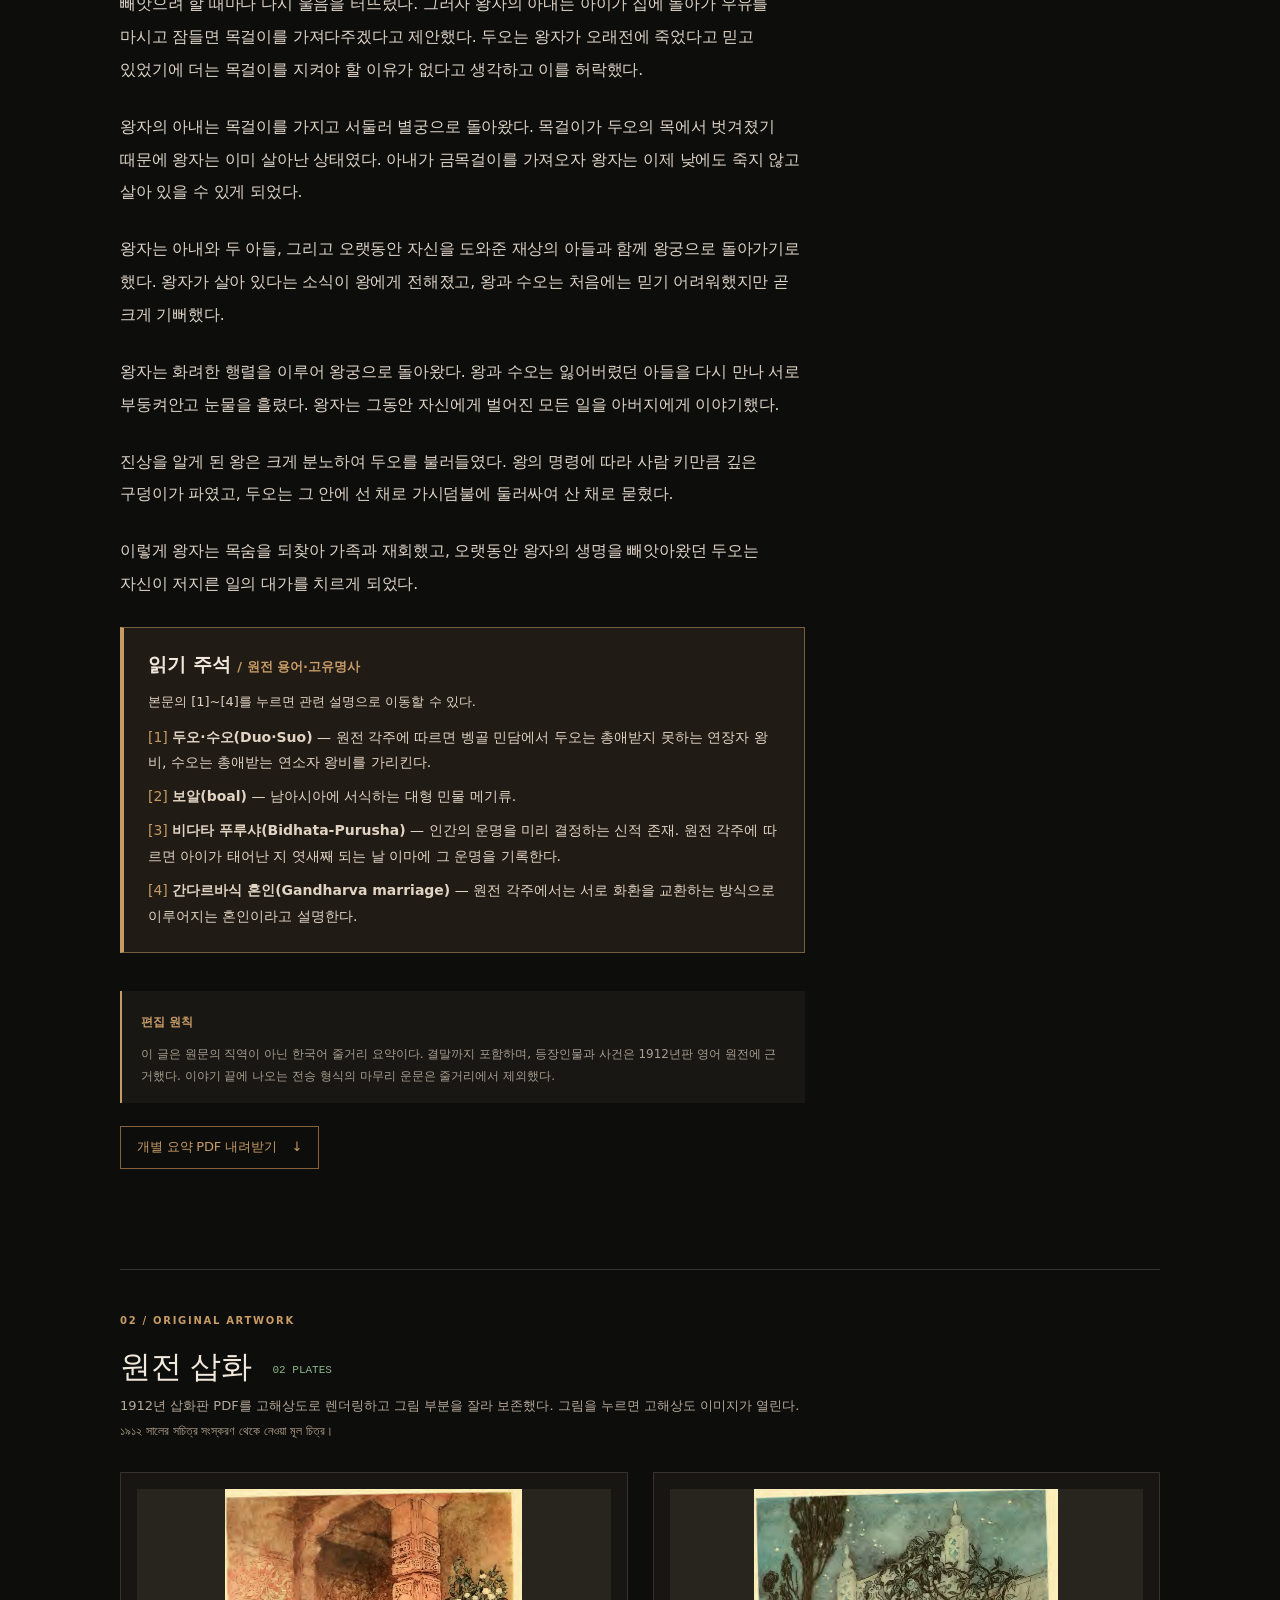
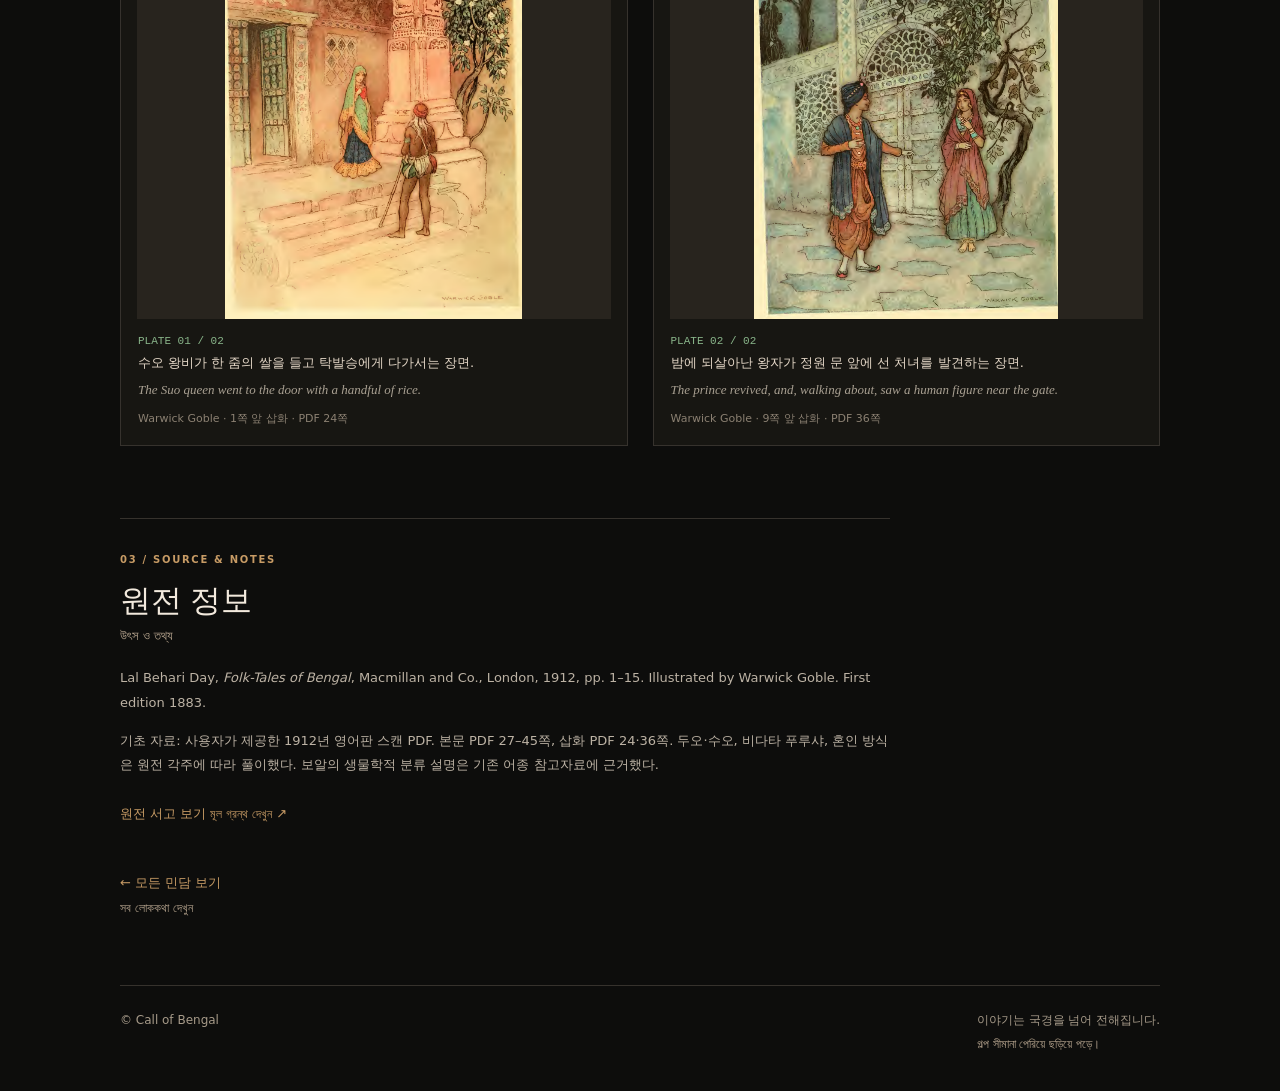
<file: stories/cob-001-01.html>
<!DOCTYPE html>

<html lang="ko"><head><meta charset="utf-8"/><meta content="width=device-width,initial-scale=1" name="viewport"/><meta content="#0d0d0c" name="theme-color"/>
<meta content="벵골 민담 《생명의 비밀》(원제 Life's Secret). Lal Behari Day의 1912년판 원전에 근거한 전체 줄거리 요약 및 Warwick Goble 삽화 2점." name="description"/>
<meta content="article" property="og:type"/><meta content="생명의 비밀 | Call of Bengal" property="og:title"/><meta content="Lal Behari Day 1912년판 · 원전 요약과 삽화 2점" property="og:description"/>
<link href="../assets/favicon.svg" rel="icon" type="image/svg+xml"/><link href="../assets/style.css" rel="stylesheet"/><title>생명의 비밀 — Life's Secret | Call of Bengal</title></head>
<body><div class="wrap"><header class="site-header"><a class="brand" href="../index.html">Call of Bengal</a><nav aria-label="주 메뉴" class="site-nav"><a href="../index.html">홈<span class="bn" lang="bn">প্রচ্ছদ</span></a><a aria-current="page" href="../archive.html">민담 자료실<span class="bn" lang="bn">লোককথার সংগ্রহশালা</span></a><a href="../exchange.html">괴담 교환소<span class="bn" lang="bn">ভৌতিক গল্প বিনিময়</span></a><a href="../contributors.html">기여작가 목록<span class="bn" lang="bn">অবদানকারী লেখকদের তালিকা</span></a><a href="../sources.html">원전 서고<span class="bn" lang="bn">মূল গ্রন্থের সংগ্রহ</span></a><a href="../about.html">소개<span class="bn" lang="bn">পরিচিতি</span></a></nav></header>
<main class="story-main"><div class="story-return"><a href="../archive.html">← 민담 자료실로 돌아가기</a><span lang="bn">লোককথার সংগ্রহশালায় ফিরুন</span></div>
<section class="story-heading"><div class="story-heading-copy"><div class="eyebrow">CALL OF BENGAL / STORY RECORD 001–01</div><p class="story-kicker">판타지·모험 <span lang="bn">রূপকথা ও অভিযান</span> <span class="story-kicker-sep">/</span> <span>1912 ENGLISH EDITION</span></p>
<h1>생명의 비밀</h1><p class="story-original" lang="en">Life's Secret</p><p class="story-heading-note">Lal Behari Day가 영어로 기록한 벵골 민담의 전체 줄거리 요약.<span class="bn" lang="bn">লালবিহারী দের ইংরেজি সংকলনের একটি লোককথার কোরীয় সারসংক্ষেপ।</span></p>
<div class="story-quickmeta"><span>COB-001-01</span><span>원전 1–15쪽</span><span>삽화 2점</span></div></div>
<div class="story-heading-art"><img alt="수오 왕비가 탁발승에게 쌀을 가져가는 모습. Warwick Goble 원전 삽화" fetchpriority="high" height="2869" src="../assets/illustrations/cob-001-01-01.webp" width="1979"/><span class="art-label">WARWICK GOBLE · 1912</span></div></section>
<div class="story-content-grid"><article class="story-body" id="summary"><div class="story-section-top"><span class="eyebrow">01 / FULL SYNOPSIS</span><span class="story-source-pill">원전 대조 완료</span></div><h2>이야기 요약<span class="bn" lang="bn">গল্পের সারসংক্ষেপ</span></h2>





<p>옛날 어느 나라에 두오와 수오라는 두 왕비를 둔 왕이 있었다. 두오<sup style="font-size:.75em;vertical-align:super"><a aria-label="주석 1 보기" href="#note-duo" style="color:#C79B65;text-decoration:underline">[1]</a></sup>는 왕의 총애를 받지 못하는 왕비였고, 수오는 왕의 사랑을 받는 왕비였지만, 두 사람 모두 자식이 없었다.</p><p>어느 날 한 탁발승이 왕궁에 찾아와 구걸하자 수오 왕비가 쌀을 가지고 나왔다. 탁발승은 그녀에게 자식이 있는지 물었고, 없다는 대답을 듣자 자식이 없는 여인의 손에서 보시를 받을 수 없다며 쌀을 거절했다. 대신 그는 수오에게 약을 건네며 석류꽃 즙과 함께 먹으면 아들을 낳게 될 것이라고 말했다.</p><p>그러나 탁발승은 한 가지 중대한 비밀도 알려주었다. 태어날 왕자의 목숨은 왕궁 앞 연못에 사는 커다란 보알<sup style="font-size:.75em;vertical-align:super"><a aria-label="주석 2 보기" href="#note-boal" style="color:#C79B65;text-decoration:underline">[2]</a></sup> 물고기의 생명과 연결되어 있었다. 그 물고기의 심장 속에는 작은 나무 상자가 있고, 상자 안에는 금목걸이가 들어 있었다. 바로 그 목걸이에 왕자의 생명이 달려 있다는 것이었다.</p><p>얼마 후 수오는 아들을 낳았고, 왕과 온 나라가 크게 기뻐했다. 왕은 아들을 얻은 수오를 더욱 아끼게 되었지만, 두오에게는 이 일이 오히려 불행이었다. 왕자가 태어난 뒤 왕이 자신을 이전보다 더욱 소홀히 하고 수오만을 총애하자, 두오는 왕자에 대한 질투와 증오를 품게 되었다.</p><p>왕자가 자라면서 가장 즐겨 하던 놀이는 비둘기를 기르는 것이었다. 그런데 왕자의 비둘기들은 자꾸 두오의 침소로 날아들곤 했다. 처음에는 두오도 비둘기를 순순히 돌려주었지만, 얼마 지나지 않아 이 일을 이용해 왕자에게서 무언가 알아낼 생각을 품었다. 두오는 왕자의 목숨이 어떤 물건과 연결되어 있다는 소문을 들었으나, 그것이 무엇인지는 알지 못하고 있었다.</p><p>어느 날 비둘기들이 다시 두오의 방으로 날아들자, 두오는 왕자에게 어머니에게서 생명의 비밀을 알아오지 않으면 비둘기를 돌려주지 않겠다고 했다. 또한 자신이 그런 부탁을 했다는 사실은 어머니에게 말하지 말라고 당부했다. 왕자는 약속하고 비둘기를 돌려받았지만, 기쁜 나머지 그 일을 잊어버렸다.</p><p>다음 날 비둘기들이 또다시 두오의 방으로 들어가자 그녀는 약속을 상기시켰다. 결국 왕자는 수오에게 자신의 목숨이 어디에 들어 있는지 물었다. 수오는 그런 불길한 질문을 하지 말라고 타일렀지만, 왕자가 비밀을 알려주지 않으면 먹지도 마시지도 않겠다고 고집하자 끝내 탁발승에게 들은 이야기를 털어놓았다. 얼마 뒤 두오는 다시 비둘기들을 붙잡아 두었고, 왕자는 어머니에게 들은 비밀을 그대로 전했다.</p><p>왕자의 목숨이 어디에 있는지 알아낸 두오는 곧바로 계략을 꾸몄다. 그녀는 마른 삼 줄기를 침대 밑에 깔아두고 몸을 뒤척일 때마다 뼈가 부러지는 듯한 소리가 나게 했다. 그러고는 온몸의 뼈가 부서지는 무서운 병에 걸린 것처럼 가장했다.</p><p>왕이 병문안을 오자 두오는 심하게 앓는 시늉을 했다. 왕은 의원을 불렀지만, 그 의원 역시 두오와 미리 짜고 있었다. 의원은 왕궁 앞 연못에 사는 커다란 보알 물고기의 몸속에 있는 어떤 물건을 꺼내 몸에 발라야만 왕비의 병을 치료할 수 있다고 말했다.</p><p>왕은 곧장 어부에게 명해 그 물고기를 잡게 했다. 물고기가 그물에 걸리는 순간 연못 근처에서 놀던 왕자는 갑자기 몸이 아파졌고, 물고기가 물 밖으로 끌려 나오자 죽어가는 사람처럼 쓰러졌다. 물고기가 두오의 방으로 옮겨져 배가 갈라지자 그 안에서 작은 상자와 금목걸이가 나왔다. 두오가 그 목걸이를 자기 목에 거는 순간, 왕자는 숨을 거두었다.</p><p>왕은 갑작스러운 아들의 죽음을 받아들이지 못했다. 그는 왕자의 시신을 묻거나 화장하지 못하게 하고, 왕궁에서 떨어진 정원 별궁에 안치하도록 했다. 별궁에는 살아 있는 왕자가 언제든 먹을 수 있을 만큼 음식과 물자를 마련해 두었으며, 문은 항상 잠그고 왕자의 가장 친한 친구인 재상의 아들만 하루에 한 번 들어갈 수 있게 했다.</p><p>한편 두오는 왕자가 죽은 뒤 의심을 피하려고 밤마다 금목걸이를 벗어놓았다. 그런데 왕자의 목숨은 목걸이를 두오가 착용하고 있는 동안에만 끊어지는 것이었다. 두오가 밤에 목걸이를 벗으면 왕자는 다시 살아났고, 아침에 그것을 착용하면 또 죽었다. 왕자는 이렇게 낮에는 시신으로 누워 있다가 밤에는 살아나 별궁 안을 돌아다니며 음식을 먹는 기묘한 생활을 이어갔다.</p><p>왕자의 친구는 매일 별궁을 방문하면서 이상한 사실을 발견했다. 오랜 시간이 지났는데도 왕자의 시신이 조금도 썩지 않았던 것이다. 의아하게 생각한 그는 어느 날 밤에도 별궁을 찾아갔고, 죽은 줄 알았던 친구가 정원을 거닐고 있는 모습을 보았다.</p><p>왕자는 친구에게 자신에게 벌어진 일을 설명했다. 두 사람은 두오가 밤마다 목걸이를 벗기 때문에 왕자가 살아나는 것이라고 짐작했고, 어떻게든 금목걸이를 되찾을 방법을 찾으려 했다. 하지만 목걸이는 왕궁에 있는 두오가 지니고 있었기에 쉽게 손에 넣을 수 없었다.</p><p>그 무렵, 운명을 미리 정하는 신적 존재인 비다타 푸루샤<sup style="font-size:.75em;vertical-align:super"><a aria-label="주석 3 보기" href="#note-bidhata" style="color:#C79B65;text-decoration:underline">[3]</a></sup>에게는 한 여동생이 있었다. 그녀가 딸을 낳았을 때, 비다타 푸루샤는 그 아이가 장차 죽은 신랑과 혼인하게 될 운명이라고 알려주었다. 어머니는 딸의 끔찍한 운명을 슬퍼했지만, 한 번 정해진 운명은 바꿀 수 없었다.</p><p>딸이 혼인할 나이가 되자 어머니는 그 예언을 피하기 위해 딸을 데리고 고향을 떠났다. 두 사람은 여러 곳을 떠돌다가 우연히 왕자의 시신이 안치된 별궁 앞에 이르렀다.</p><p>그날은 저녁 무렵이었고, 처녀는 목이 말라 물을 마시고 싶어 했다. 어머니는 딸을 별궁 문 앞에 앉혀두고 근처에서 물을 구하러 갔다. 혼자 남은 처녀는 호기심에 별궁 문을 밀어보았다. 문이 저절로 열리자 안으로 들어갔지만, 곧 문이 다시 닫혀 밖으로 나갈 수 없게 되었다.</p><p>밤이 되자 왕자가 살아났다. 그는 별궁을 거닐다 낯선 처녀를 발견하고 누구인지 물었다. 처녀는 자신이 태어났을 때부터 죽은 신랑과 결혼할 운명이었으며, 어머니가 그 운명을 피하려고 자신을 데리고 떠돌던 중 이곳에 이르게 되었다고 설명했다.</p><p>이야기를 들은 왕자는 자신이 바로 그 죽은 신랑이라고 말했다. 처녀는 눈앞에서 멀쩡히 살아 움직이는 사람이 어째서 죽은 신랑이냐고 물었지만, 왕자는 나중에 알게 될 것이라고 답했다.</p><p>그날 밤 재상의 아들이 별궁에 찾아왔고, 처녀의 사정을 들은 뒤 두 사람의 혼인을 치르기로 했다. 제사장을 부를 수 없는 상황이었으므로 두 사람은 서로 화환을 교환하는 간다르바식 혼인<sup style="font-size:.75em;vertical-align:super"><a aria-label="주석 4 보기" href="#note-gandharva" style="color:#C79B65;text-decoration:underline">[4]</a></sup>으로 부부가 되었다.</p><p>물 한 모금을 구해 돌아온 처녀의 어머니는 딸을 찾지 못했다. 그녀는 별궁 주변을 돌아다니며 딸을 찾아 헤맸지만 끝내 만나지 못했고, 그 뒤로는 다시 나타나지 않았다.</p><p>결혼한 다음 날 아침, 처녀는 잠에서 깨어나 남편이 차가운 시신으로 변해 있는 것을 발견했다. 아무리 흔들어 깨워도 왕자는 움직이지 않았다. 처녀는 큰 충격을 받고 울부짖었지만, 저녁이 되자 왕자는 다시 살아나 그녀를 위로했다. 그제야 처녀는 자신이 정말로 죽은 신랑과 결혼했다는 사실을 알게 되었다.</p><p>이후 두 사람은 낮에는 왕자가 죽고 밤에는 살아나는 생활을 계속했다. 그렇게 칠팔 년이 흘렀고, 부부에게는 왕자를 꼭 닮은 두 아들이 태어났다.</p><p>그동안 왕과 수오는 왕자가 이미 죽었다고 믿고 있었다. 왕자의 아내는 한 번도 만나지 못한 시어머니 수오를 보고 싶어 했고, 동시에 남편을 완전히 살릴 수 있도록 두오의 금목걸이를 되찾을 방법을 궁리했다.</p><p>마침내 그녀는 여자 이발사로 변장하기로 했다. 당시 여자 이발사는 손톱을 다듬거나 발바닥을 손질하고 발에 붉은 물감을 칠하는 일을 하기도 했다. 왕자의 아내는 이런 일을 하는 데 필요한 도구를 챙기고 두 아들을 데리고 왕궁으로 향했다.</p><p>먼저 수오를 찾아간 그녀는 자신을 여자 이발사라고 소개했다. 수오는 두 아이의 얼굴을 보고 죽은 아들을 떠올리며 눈물을 흘렸다. 그러나 그 아이들이 바로 자신의 손자라는 사실은 알아차리지 못했다. 수오는 아들을 잃은 뒤 꾸미는 일을 그만두었다며 이발사의 서비스를 받지 않았지만, 두 아이를 다시 데려와 보여달라고 부탁했다.</p><p>왕자의 아내는 이어 두오의 처소를 찾아갔다. 두오는 그녀에게 손톱과 발을 손질하도록 했고, 솜씨가 마음에 들자 앞으로도 정기적으로 찾아오라고 했다. 왕자의 아내는 그 과정에서 두오가 문제의 금목걸이를 여전히 목에 걸고 있다는 사실을 확인했다.</p><p>다음 방문을 앞두고 왕자의 아내는 큰아들에게 두오의 목걸이를 달라고 크게 울어달라고 일러두었다. 약속한 날 그녀가 두오의 발을 손질하는 동안 큰아이는 목걸이를 달라고 울기 시작했다.</p><p>두오는 그 목걸이가 자신의 가장 귀한 보물이라며 줄 수 없다고 했다. 하지만 아이가 계속 울자 잠깐 달래려고 목걸이를 벗어 아이의 손에 쥐여주었다. 아이는 울음을 그쳤지만 목걸이를 단단히 붙잡고 돌려주지 않았다.</p><p>일을 마친 여자 이발사가 떠나려 하자 두오는 목걸이를 돌려달라고 했다. 그러나 아이는 목걸이를 빼앗으려 할 때마다 다시 울음을 터뜨렸다. 그러자 왕자의 아내는 아이가 집에 돌아가 우유를 마시고 잠들면 목걸이를 가져다주겠다고 제안했다. 두오는 왕자가 오래전에 죽었다고 믿고 있었기에 더는 목걸이를 지켜야 할 이유가 없다고 생각하고 이를 허락했다.</p><p>왕자의 아내는 목걸이를 가지고 서둘러 별궁으로 돌아왔다. 목걸이가 두오의 목에서 벗겨졌기 때문에 왕자는 이미 살아난 상태였다. 아내가 금목걸이를 가져오자 왕자는 이제 낮에도 죽지 않고 살아 있을 수 있게 되었다.</p><p>왕자는 아내와 두 아들, 그리고 오랫동안 자신을 도와준 재상의 아들과 함께 왕궁으로 돌아가기로 했다. 왕자가 살아 있다는 소식이 왕에게 전해졌고, 왕과 수오는 처음에는 믿기 어려워했지만 곧 크게 기뻐했다.</p><p>왕자는 화려한 행렬을 이루어 왕궁으로 돌아왔다. 왕과 수오는 잃어버렸던 아들을 다시 만나 서로 부둥켜안고 눈물을 흘렸다. 왕자는 그동안 자신에게 벌어진 모든 일을 아버지에게 이야기했다.</p><p>진상을 알게 된 왕은 크게 분노하여 두오를 불러들였다. 왕의 명령에 따라 사람 키만큼 깊은 구덩이가 파였고, 두오는 그 안에 선 채로 가시덤불에 둘러싸여 산 채로 묻혔다.</p><p>이렇게 왕자는 목숨을 되찾아 가족과 재회했고, 오랫동안 왕자의 생명을 빼앗아왔던 두오는 자신이 저지른 일의 대가를 치르게 되었다.</p><section aria-label="원전 용어 및 고유명사 주석" class="story-reading-note" id="glossary" style="margin-top:26px;padding:22px 24px;border:1px solid #765e41;border-left:4px solid #C79B65;background:#211b16"><h3 style="margin:0 0 12px;color:#F2E9DD;font-size:19px;line-height:1.5">읽기 주석 <span style="font-size:13px;color:#C79B65">/ 원전 용어·고유명사</span></h3><p style="font-size:13px;color:#e1d4c3;margin-bottom:10px">본문의 [1]~[4]를 누르면 관련 설명으로 이동할 수 있다.</p><p id="note-duo" style="font-size:14px;color:#e1d4c3;scroll-margin-top:24px"><a href="#summary" style="color:#C79B65">[1]</a> <b>두오·수오(Duo·Suo)</b> — 원전 각주에 따르면 벵골 민담에서 두오는 총애받지 못하는 연장자 왕비, 수오는 총애받는 연소자 왕비를 가리킨다.</p><p id="note-boal" style="font-size:14px;color:#e1d4c3;scroll-margin-top:24px"><a href="#summary" style="color:#C79B65">[2]</a> <b>보알(boal)</b> — 남아시아에 서식하는 대형 민물 메기류.</p><p id="note-bidhata" style="font-size:14px;color:#e1d4c3;scroll-margin-top:24px"><a href="#summary" style="color:#C79B65">[3]</a> <b>비다타 푸루샤(Bidhata-Purusha)</b> — 인간의 운명을 미리 결정하는 신적 존재. 원전 각주에 따르면 아이가 태어난 지 엿새째 되는 날 이마에 그 운명을 기록한다.</p><p id="note-gandharva" style="font-size:14px;color:#e1d4c3;scroll-margin-top:24px"><a href="#summary" style="color:#C79B65">[4]</a> <b>간다르바식 혼인(Gandharva marriage)</b> — 원전 각주에서는 서로 화환을 교환하는 방식으로 이루어지는 혼인이라고 설명한다.</p></section>
<div class="story-reading-note"><strong>편집 원칙</strong><p>이 글은 원문의 직역이 아닌 한국어 줄거리 요약이다. 결말까지 포함하며, 등장인물과 사건은 1912년판 영어 원전에 근거했다. 이야기 끝에 나오는 전승 형식의 마무리 운문은 줄거리에서 제외했다.</p></div>
<p class="story-download-wrap"><a class="story-download" download="" href="../assets/downloads/cob-001-01-life-secret.pdf">개별 요약 PDF 내려받기 <span>↓</span></a></p>
</article><aside class="story-sidebar"><div class="story-facts"><div class="eyebrow">RECORD DETAILS</div><dl>
<div><dt>원제 <span lang="bn">মূল গ্রন্থে শিরোনাম</span></dt><dd lang="en">Life's Secret</dd></div>
<div><dt>원전 <span lang="bn">মূল গ্রন্থ</span></dt><dd><i>Folk-Tales of Bengal</i></dd></div>
<div><dt>수집·편찬 <span lang="bn">সংকলক</span></dt><dd>Lal Behari Day</dd></div>
<div><dt>판본 <span lang="bn">সংস্করণ</span></dt><dd>Macmillan, 1912 (삽화판)<br/>초판 1883</dd></div>
<div><dt>원전 페이지</dt><dd>인쇄 1–15쪽 / PDF 27–45쪽</dd></div>
<div><dt>삽화</dt><dd>Warwick Goble · 2점</dd></div></dl><a href="../sources.html#source-001">원전 서고에서 확인 ↗</a></div>
<p class="story-sidebar-note">표제의 영어 철자는 해당 원전 목차를 따른다. 별도의 벵골어 원제는 기재하지 않았다.</p></aside></div>
<section aria-labelledby="illustration-heading" class="story-gallery"><div class="story-gallery-head"><span class="eyebrow">02 / ORIGINAL ARTWORK</span><h2 id="illustration-heading">원전 삽화 <span class="story-gallery-count">02 PLATES</span></h2><p>1912년 삽화판 PDF를 고해상도로 렌더링하고 그림 부분을 잘라 보존했다. 그림을 누르면 고해상도 이미지가 열린다.<span class="bn" lang="bn">১৯১২ সালের সচিত্র সংস্করণ থেকে নেওয়া মূল চিত্র।</span></p></div><div class="story-figures"><figure class="story-figure" id="figure-1">
<a aria-label="삽화 1 크게 보기" href="../assets/illustrations/cob-001-01-01.webp" rel="noopener noreferrer" target="_blank"><img alt="수오 왕비가 한 줌의 쌀을 들고 탁발승에게 다가서는 장면." height="2869" loading="eager" src="../assets/illustrations/cob-001-01-01.webp" width="1979"/></a>
<figcaption><span class="figure-number">PLATE 01 / 02</span><strong>수오 왕비가 한 줌의 쌀을 들고 탁발승에게 다가서는 장면.</strong><span class="figure-original" lang="en">The Suo queen went to the door with a handful of rice.</span><span class="figure-source">Warwick Goble · 1쪽 앞 삽화 · PDF 24쪽</span></figcaption>
</figure><figure class="story-figure" id="figure-2">
<a aria-label="삽화 2 크게 보기" href="../assets/illustrations/cob-001-01-02-hq.webp" rel="noopener noreferrer" target="_blank"><img alt="밤에 되살아난 왕자가 정원 문 앞에 선 처녀를 발견하는 장면." height="3392" loading="lazy" src="../assets/illustrations/cob-001-01-02-hq.webp" width="2396"/></a>
<figcaption><span class="figure-number">PLATE 02 / 02</span><strong>밤에 되살아난 왕자가 정원 문 앞에 선 처녀를 발견하는 장면.</strong><span class="figure-original" lang="en">The prince revived, and, walking about, saw a human figure near the gate.</span><span class="figure-source">Warwick Goble · 9쪽 앞 삽화 · PDF 36쪽</span></figcaption>
</figure></div></section>
<section class="story-biblio"><div class="eyebrow">03 / SOURCE &amp; NOTES</div><h2>원전 정보<span class="bn" lang="bn">উৎস ও তথ্য</span></h2><p>Lal Behari Day, <i>Folk-Tales of Bengal</i>, Macmillan and Co., London, 1912, pp. 1–15. Illustrated by Warwick Goble. First edition 1883.</p>
<p>기초 자료: 사용자가 제공한 1912년 영어판 스캔 PDF. 본문 PDF 27–45쪽, 삽화 PDF 24·36쪽. 두오·수오, 비다타 푸루샤, 혼인 방식은 원전 각주에 따라 풀이했다. 보알의 생물학적 분류 설명은 기존 어종 참고자료에 근거했다.</p>
<a href="../sources.html#source-001">원전 서고 보기 <span lang="bn">মূল গ্রন্থ দেখুন</span> ↗</a></section>
<div class="story-bottom"><a href="../archive.html">← 모든 민담 보기<span class="bn" lang="bn">সব লোককথা দেখুন</span></a></div></main>
<footer class="site-footer"><span>© Call of Bengal</span><span>이야기는 국경을 넘어 전해집니다.<span class="bn" lang="bn">গল্প সীমানা পেরিয়ে ছড়িয়ে পড়ে।</span></span></footer></div></body></html>
</file>
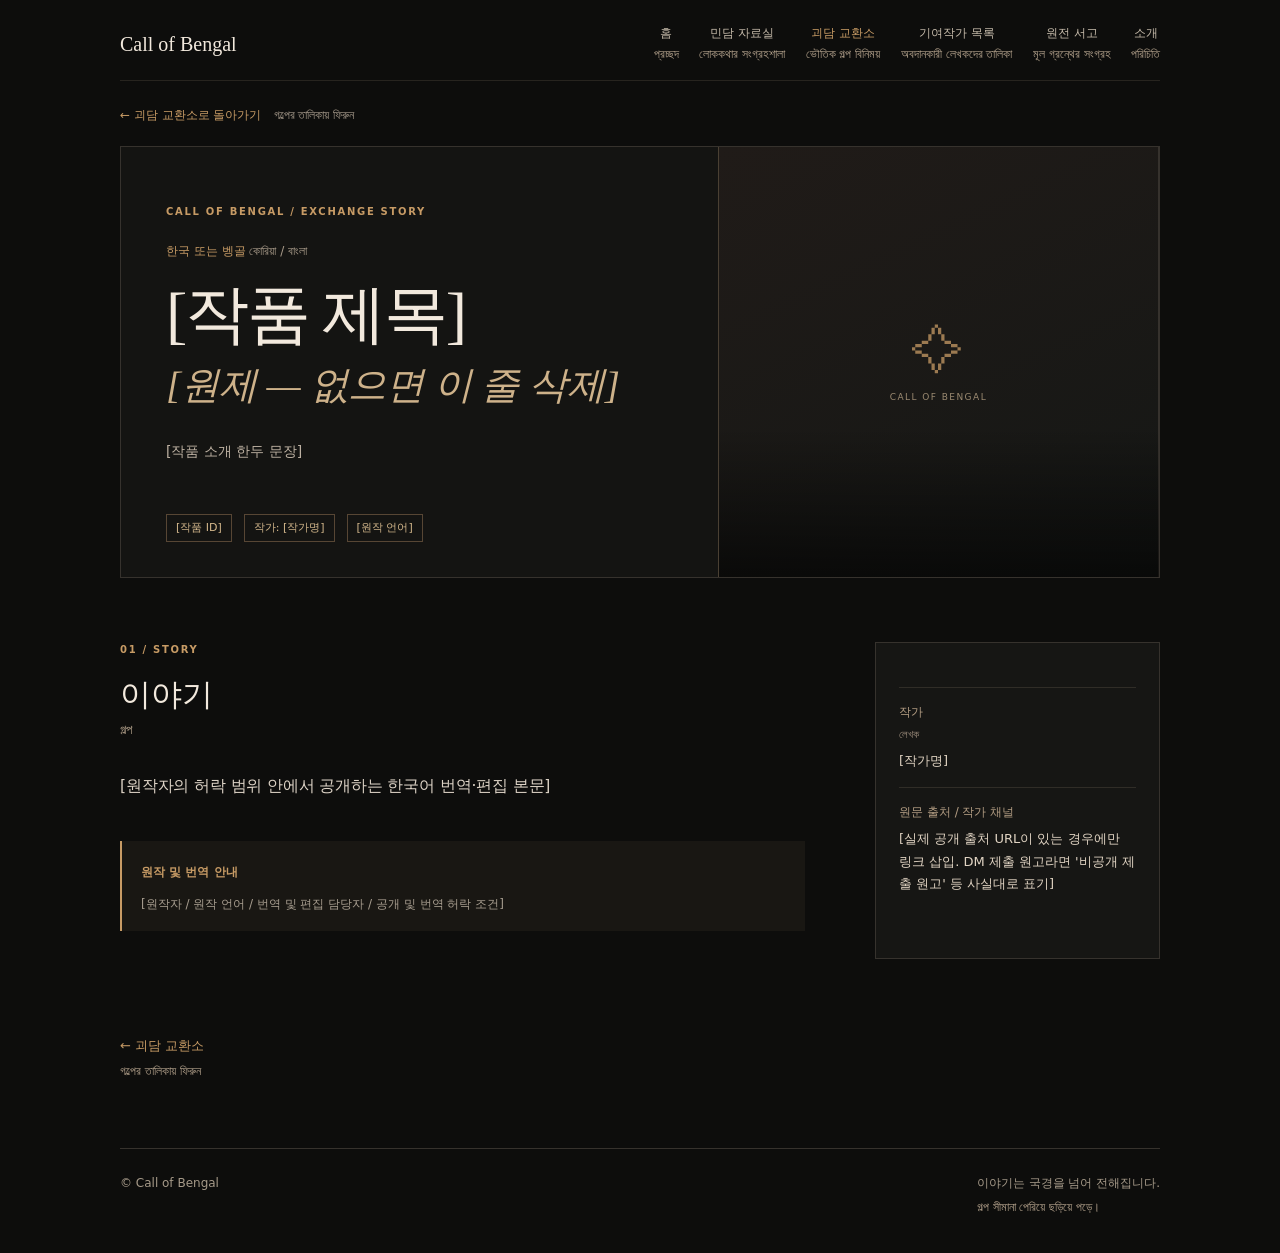
<file: templates/exchange-story-template.html>
<!DOCTYPE html>
<html lang="ko"><head><meta charset="utf-8"/><meta name="viewport" content="width=device-width,initial-scale=1"/>
<meta name="robots" content="noindex,nofollow"/>
<meta name="theme-color" content="#0d0d0c"/>
<link rel="icon" type="image/svg+xml" href="../assets/favicon.svg"/><link rel="stylesheet" href="../assets/style.css"/>
<title>미게시 괴담 상세페이지 템플릿 | Call of Bengal</title></head><body><div class="wrap">
<header class="site-header"><a class="brand" href="../index.html">Call of Bengal</a><nav aria-label="주 메뉴" class="site-nav"><a href="../index.html">홈<span class="bn" lang="bn">প্রচ্ছদ</span></a><a href="../archive.html">민담 자료실<span class="bn" lang="bn">লোককথার সংগ্রহশালা</span></a><a aria-current="page" href="../exchange.html">괴담 교환소<span class="bn" lang="bn">ভৌতিক গল্প বিনিময়</span></a><a href="../contributors.html">기여작가 목록<span class="bn" lang="bn">অবদানকারী লেখকদের তালিকা</span></a><a href="../sources.html">원전 서고<span class="bn" lang="bn">মূল গ্রন্থের সংগ্রহ</span></a><a href="../about.html">소개<span class="bn" lang="bn">পরিচিতি</span></a></nav></header>
<main class="story-main">
<div class="story-return"><a href="../exchange.html">← 괴담 교환소로 돌아가기</a><span lang="bn">গল্পের তালিকায় ফিরুন</span></div>
<section class="story-heading"><div class="story-heading-copy">
<div class="eyebrow">CALL OF BENGAL / EXCHANGE STORY</div>
<p class="story-kicker">한국 또는 벵골 <span lang="bn">কোরিয়া / বাংলা</span></p>
<h1>[작품 제목]</h1><p class="story-original" lang="und">[원제 — 없으면 이 줄 삭제]</p>
<p class="story-heading-note">[작품 소개 한두 문장]</p>
<div class="story-quickmeta"><span>[작품 ID]</span><span>작가: <a href="../contributors.html?author=AUTHOR_ID">[작가명]</a></span><span>[원작 언어]</span></div>
</div><div class="story-heading-art"><div class="exchange-cover-placeholder" style="width:100%;height:100%" aria-hidden="true"><span>✧</span><small>CALL OF BENGAL</small></div></div></section>
<div class="story-content-grid"><article class="story-body">
<div class="story-section-top"><span class="eyebrow">01 / STORY</span></div>
<h2>이야기<span class="bn" lang="bn">গল্প</span></h2>
<p>[원작자의 허락 범위 안에서 공개하는 한국어 번역·편집 본문]</p>
<div class="story-reading-note"><strong>원작 및 번역 안내</strong><p>[원작자 / 원작 언어 / 번역 및 편집 담당자 / 공개 및 번역 허락 조건]</p></div>
</article><aside class="story-facts"><dl><div><dt>작가<span class="bn" lang="bn">লেখক</span></dt><dd><a href="../contributors.html?author=AUTHOR_ID">[작가명]</a></dd></div><div><dt>원문 출처 / 작가 채널</dt><dd>[실제 공개 출처 URL이 있는 경우에만 링크 삽입. DM 제출 원고라면 '비공개 제출 원고' 등 사실대로 표기]</dd></div></dl></aside></div>
<div class="story-bottom"><a href="../exchange.html">← 괴담 교환소<span class="bn" lang="bn">গল্পের তালিকায় ফিরুন</span></a></div>
</main><footer class="site-footer"><span>© Call of Bengal</span><span>이야기는 국경을 넘어 전해집니다.<span class="bn" lang="bn">গল্প সীমানা পেরিয়ে ছড়িয়ে পড়ে।</span></span></footer></div></body></html>
</file>
<file: assets/style.css>
:root{--bg:#0d0d0c;--panel:#161614;--ink:#f2e9dd;--muted:#aca397;--line:#36322d;--amber:#c79b65;--green:#89b58a}*{box-sizing:border-box}html{scroll-behavior:smooth}body{margin:0;background:var(--bg);color:var(--ink);font-family:system-ui,-apple-system,'Noto Sans KR','Noto Sans Bengali',sans-serif;line-height:1.75}a{color:inherit;text-decoration:none}a:hover{color:var(--amber)}button,input{font:inherit}.wrap{width:min(1040px,calc(100% - 40px));margin:auto}.site-header{padding:25px 0 17px;display:flex;justify-content:space-between;align-items:center;gap:24px;border-bottom:1px solid #27241f}.brand{font-family:Georgia,serif;font-size:20px;white-space:nowrap}.site-nav{display:flex;gap:22px;align-items:center}.site-nav a{font-size:12px;color:#c4b9a9;line-height:1.4;text-align:center}.site-nav a[aria-current=page]{color:var(--amber)}.bn{display:block;font-family:system-ui,'Noto Sans Bengali',sans-serif;font-weight:400;font-size:.83em;letter-spacing:0;color:#b6a48e;line-height:1.65;margin-top:3px}.site-nav .bn{font-size:10px}.hero{position:relative;margin:26px 0 54px;padding:60px 58px 54px;border:1px solid var(--line);background:#141412}.eyebrow{color:var(--amber);font:700 10px/1.6 system-ui,sans-serif;letter-spacing:.17em}.radio{position:absolute;right:48px;top:42px;display:flex;align-items:center;gap:9px;color:var(--green);font:10px monospace;letter-spacing:.1em}.led{width:7px;height:7px;border-radius:50%;background:var(--green);box-shadow:0 0 8px #89b58a80}.wave{display:flex;align-items:center;gap:3px;height:15px}.wave i{width:2px;height:7px;background:var(--green)}.wave i:nth-child(2),.wave i:nth-child(4){height:13px}.wave i:nth-child(3){height:9px}h1{font-family:Georgia,'Noto Serif KR',serif;font-size:clamp(42px,6.8vw,76px);font-weight:400;line-height:1.2;letter-spacing:-.035em;margin:20px 0 12px}.hero .lead{color:#d3c9bc;font-size:16px;margin:0 0 30px}.hero .lead .bn{font-size:13px}.search{display:flex;align-items:center;gap:12px;max-width:690px;border:1px solid #51473b;background:#22201c;padding:0 17px;min-height:55px}.search svg{flex:none;color:var(--amber)}.search input{background:none;border:0;color:var(--ink);width:100%;outline:none;font-size:14px;padding:12px 0}.search input::placeholder{color:#ada295}.search:focus-within{border-color:var(--amber)}.search-hint{font-size:11px;color:var(--muted);margin:8px 0 0}.section-head{display:flex;justify-content:space-between;align-items:end;gap:18px;border-bottom:1px solid var(--line);padding-bottom:17px;margin-bottom:24px}.section-head h2{font-size:23px;font-weight:500;margin:0}.section-head .bn{font-size:13px}.more{font-size:13px;color:var(--amber);text-align:right}.more .bn{font-size:11px}.empty{border:1px solid var(--line);background:#141412;padding:48px 28px;text-align:center;min-height:190px;display:flex;flex-direction:column;align-items:center;justify-content:center}.empty .symbol{font-family:Georgia,serif;color:var(--amber);font-size:27px;margin-bottom:12px}.empty h2,.empty h3{font-size:18px;font-weight:500;margin:0 0 7px}.empty p{font-size:13px;color:var(--muted);margin:0}.empty .bn{font-size:12px}.mini-intro{border-top:1px solid var(--line);padding:29px 0;display:grid;grid-template-columns:220px 1fr;gap:35px;margin:62px 0 30px}.mini-intro h2{font:400 25px Georgia,serif;margin:0}.mini-intro p{margin:0;color:var(--muted);font-size:14px}.mini-intro a{color:var(--amber)}.site-footer{border-top:1px solid var(--line);padding:24px 0 36px;display:flex;justify-content:space-between;gap:20px;color:#a69a89;font-size:12px}.site-footer .bn{font-size:11px}.filter-bar{display:flex;gap:9px;flex-wrap:wrap;margin:24px 0 28px}.filter{border:1px solid #5a5043;color:#d2c7b8;background:transparent;border-radius:30px;padding:7px 15px;cursor:pointer;text-align:center;font-size:12px}.filter .bn{font-size:11px}.filter[aria-pressed=true]{background:var(--amber);border-color:var(--amber);color:#11100e}.filter[aria-pressed=true] .bn{color:#302319}.filter:hover{border-color:var(--amber)}.archive-bar{display:flex;align-items:center;justify-content:space-between;gap:18px}.archive-bar .search{flex:1;max-width:none}.result-count{font-size:12px;color:var(--muted);white-space:nowrap}.record-grid{display:grid;grid-template-columns:repeat(2,minmax(0,1fr));gap:20px;margin-bottom:30px}.record{border:1px solid var(--line);background:var(--panel);padding:24px}.record h3{font-size:18px;margin:0 0 5px;font-weight:500}.record .record-meta{color:var(--amber);font-size:12px}.record .record-desc{color:var(--muted);font-size:13px}.book-grid{display:grid;grid-template-columns:repeat(2,minmax(0,1fr));gap:19px;margin:0 0 55px}.book{border:1px solid var(--line);background:var(--panel);padding:27px;min-height:270px;display:flex;flex-direction:column}.book .num{color:var(--green);font:11px monospace;letter-spacing:.12em}.book h2{font:400 26px/1.3 Georgia,serif;margin:23px 0 9px}.book .book-bn{color:#b6a48e;font-size:13px;margin:0 0 15px}.book .desc{color:#d0c5b7;font-size:13px;margin:0 0 15px}.book .desc .bn{font-size:12px}.book dl{border-top:1px solid var(--line);padding-top:14px;margin:auto 0 0}.book dl div{display:flex;gap:10px;font-size:12px;margin:4px 0}.book dt{color:#a69a89;min-width:80px}.book dd{margin:0}.prose{max-width:850px;margin:0 auto 65px}.prose-section{display:grid;grid-template-columns:190px 1fr;gap:35px;border-top:1px solid var(--line);padding:28px 0}.prose-section h2{font-size:17px;font-weight:550;color:var(--amber);margin:0}.prose-section p{font-size:14px;color:#d4cbbf;margin:0 0 13px}.prose-section p .bn{font-size:12px}.prose-section ul{margin:0;padding-left:20px;color:#d4cbbf;font-size:14px}.prose-section li{margin:0 0 13px}.prose-section li .bn{font-size:12px}.page-intro{max-width:800px;font-size:14px;color:#d2c8bb;margin:-23px 0 35px}.page-intro .bn{font-size:12px}.sr-only{position:absolute;width:1px;height:1px;padding:0;margin:-1px;overflow:hidden;clip:rect(0,0,0,0);white-space:nowrap;border:0}@media(max-width:700px){.site-header{align-items:flex-start;flex-wrap:wrap}.site-nav{gap:16px;justify-content:space-between;width:100%}.hero{padding:75px 25px 35px;margin:18px 0 38px}.radio{right:24px;top:27px}.section-head h2{font-size:20px}.mini-intro,.prose-section{grid-template-columns:1fr;gap:12px}.book-grid,.record-grid{grid-template-columns:1fr}.archive-bar{display:block}.result-count{display:block;margin-top:12px}.site-footer{flex-wrap:wrap}.book{min-height:0}}@media(prefers-reduced-motion:reduce){html{scroll-behavior:auto}}

[hidden]{display:none!important}

/* Readable Bengali text and layout resilience */
.site-nav{flex-wrap:wrap;row-gap:10px}.site-nav .bn{font-size:12px;line-height:1.55}
.bn{font-size:13px;line-height:1.7}.book dl .bn,.book dd .bn,.book dt .bn{font-size:12px}
.filter .bn,.more .bn,.site-footer .bn,.empty .bn{font-size:12px}
.search{min-width:0}.search input{min-width:0;flex:1}
.search-submit,.retry-button{flex:none;cursor:pointer;color:#141210;background:var(--amber);border:1px solid var(--amber);padding:8px 15px;font-size:12px;text-align:center;line-height:1.45}
.search-submit .bn,.retry-button .bn{color:#2c2216;font-size:12px;margin-top:1px}
.search-submit:hover,.retry-button:hover{background:#e0b782}
.search-submit:focus-visible,.retry-button:focus-visible,.source-action:focus-visible,.filter:focus-visible,a:focus-visible{outline:2px solid #eac18e;outline-offset:3px}
.empty p{margin:5px 0}.empty .source-action{margin-top:22px}
.source-links{border-top:1px solid var(--line);margin-top:18px;padding-top:15px;display:flex;flex-direction:column;align-items:flex-start;gap:9px}
.source-action{color:var(--amber);border:1px solid #6c5840;padding:9px 15px;display:inline-flex;flex-direction:column;line-height:1.35;font-size:13px}
.source-action:hover{background:#272016}.source-action .bn{font-size:12px;color:#cbb28f}
.edition-note,.edition-caution{overflow-wrap:anywhere;color:#a79b8d;font-size:11px;margin:0;line-height:1.7}.edition-caution .bn{font-size:12px}
.book dl div{min-width:0}.book dd{min-width:0;overflow-wrap:anywhere}
@media(max-width:700px){.site-nav{justify-content:flex-start;column-gap:14px;row-gap:12px}.site-nav a{font-size:12px}.archive-bar .search{width:100%}.hero{overflow-wrap:anywhere}}
@media(max-width:390px){.wrap{width:calc(100% - 28px)}.search{gap:7px;padding:0 9px}.search-submit{padding:8px 10px}}

/* Individual story records and original-plate gallery */
.record{padding:0;overflow:hidden;display:flex;min-height:225px}.record-cover{width:34%;flex:none;overflow:hidden;border-right:1px solid var(--line);background:#27251e}.record-cover img{width:100%;height:100%;min-height:225px;max-height:290px;object-fit:cover;object-position:center 35%;display:block;filter:saturate(.85)}.record-copy{padding:24px 22px;min-width:0}.record h3{line-height:1.45}.record-original{display:block;font:italic 15px/1.5 Georgia,serif;color:#b9a58b;margin-top:4px}.record .record-meta{margin:14px 0 9px}.record .record-desc{line-height:1.75;margin:0}.record-grid{align-items:stretch}
.story-main{padding-bottom:64px}.story-return{display:flex;gap:12px;align-items:baseline;margin:24px 0 20px;color:#b4a696;font-size:12px}.story-return>a{color:var(--amber)}.story-return>span{font-size:12px;color:#a99d8e}.story-heading{border:1px solid var(--line);background:#141412;display:grid;grid-template-columns:1.15fr .85fr;min-height:430px;overflow:hidden}.story-heading-copy{padding:57px 45px 35px;display:flex;align-items:flex-start;flex-direction:column}.story-kicker{font-size:12px;color:var(--amber);margin:22px 0 0;line-height:1.6}.story-kicker>span[lang=bn]{font-size:12px;color:#ab9d8b}.story-kicker-sep{padding:0 8px;color:#5c5143}.story-heading h1{font-size:clamp(46px,5vw,76px);margin:15px 0 0}.story-original{font:italic clamp(23px,3vw,39px)/1.25 Georgia,serif;color:#ceb28a;margin:8px 0 0}.story-heading-note{font-size:14px;color:#bdb1a2;max-width:430px;margin:30px 0 28px;line-height:1.8}.story-heading-note .bn{font-size:12px}.story-quickmeta{display:flex;gap:12px;flex-wrap:wrap;margin:auto 0 0}.story-quickmeta span{border:1px solid #574634;padding:5px 9px;color:#d4b88c;font:11px/1.5 system-ui,sans-serif}.story-heading-art{position:relative;overflow:hidden;min-height:430px;border-left:1px solid #4a4033}.story-heading-art img{width:100%;height:100%;object-fit:cover;object-position:50% 36%;filter:saturate(.86) contrast(.95)}.story-heading-art:after{content:'';position:absolute;inset:65% 0 0;background:linear-gradient(0deg,#0009,transparent);pointer-events:none}.art-label{position:absolute;z-index:1;bottom:18px;right:18px;color:#fff4e2;letter-spacing:.12em;font:10px monospace}
.story-content-grid{display:grid;grid-template-columns:minmax(0,1fr) 285px;gap:70px;margin:64px 0 76px}.story-section-top{display:flex;justify-content:space-between;gap:12px;align-items:center}.story-source-pill{font-size:11px;border:1px solid #3b5541;color:#9fcea4;padding:3px 9px;white-space:nowrap}.story-body h2,.story-gallery h2,.story-biblio h2{font:400 31px/1.35 Georgia,'Noto Serif KR',serif;margin:16px 0 29px}.story-body h2 .bn,.story-biblio h2 .bn{font-size:13px}.story-body>p{font-size:15.5px;line-height:2.12;color:#ddd3c6;letter-spacing:-.01em;margin:0 0 24px;word-break:keep-all;overflow-wrap:break-word}.story-reading-note{padding:16px 19px;margin-top:38px;border-left:2px solid var(--amber);background:#191713}.story-reading-note strong{font-size:12px;color:var(--amber)}.story-reading-note p{color:#a79d8f;font-size:12px;margin:8px 0 0;line-height:1.85}.story-download-wrap{margin-top:23px!important}.story-download{display:inline-flex;align-items:center;gap:15px;border:1px solid #86613c;color:var(--amber);padding:10px 16px;font-size:13px;line-height:1.6}.story-download:hover{background:#272019}.story-facts{border:1px solid var(--line);background:#161614;padding:26px 23px}.story-facts dl{margin:18px 0 22px}.story-facts dl div{padding:14px 0;border-top:1px solid #302d27}.story-facts dt{color:#b39d83;font-size:12px;margin-bottom:5px}.story-facts dt span{display:block;font-size:11px;color:#988979}.story-facts dd{font-size:13px;color:#e1d4c3;margin:0;line-height:1.75;overflow-wrap:anywhere}.story-facts>a{color:var(--amber);font-size:13px}.story-sidebar-note{font-size:12px;color:#918679;line-height:1.85;margin:16px 0}.story-gallery{border-top:1px solid var(--line);padding-top:35px}.story-gallery-head h2{margin:13px 0 7px}.story-gallery-count{font:11px monospace;color:var(--green);padding-left:13px;vertical-align:middle}.story-gallery-head p{color:#b6a99a;font-size:13px;margin:0 0 31px}.story-gallery-head p .bn{font-size:12px}.story-figures{display:grid;grid-template-columns:repeat(2,minmax(0,1fr));gap:25px}.story-figure{margin:0;min-width:0;border:1px solid var(--line);background:#171612;padding:16px}.story-figure>a{display:block;overflow:hidden;background:#28241e}.story-figure img{width:100%;height:430px;object-fit:contain;display:block}.story-figure figcaption{margin:16px 1px 1px;display:flex;flex-direction:column;gap:5px}.figure-number{font:11px monospace;color:var(--green)}.story-figure figcaption strong{font-weight:500;color:#e4d7c7;font-size:13px}.figure-original{font:italic 13px/1.5 Georgia,serif;color:#a9a092}.figure-source{color:#8b8072;font-size:11px;margin-top:5px}.story-biblio{border-top:1px solid var(--line);margin-top:72px;padding-top:33px;max-width:770px}.story-biblio h2{margin:12px 0 19px}.story-biblio p{font-size:13px;color:#bcb2a4;line-height:1.9}.story-biblio>a{display:inline-block;margin-top:12px;color:var(--amber);font-size:13px}.story-biblio>a span{font-size:12px}.story-bottom{margin-top:45px}.story-bottom a{display:inline-block;color:var(--amber);font-size:13px}.story-bottom .bn{font-size:12px}
@media(max-width:820px){.story-content-grid{grid-template-columns:minmax(0,1fr) 240px;gap:30px}.story-heading-copy{padding:50px 28px 32px}.story-heading{min-height:380px}.story-heading-art{min-height:380px}.story-figure img{height:350px}}
@media(max-width:650px){.story-heading{grid-template-columns:1fr}.story-heading-copy{padding:48px 25px 28px}.story-heading-art{height:330px;min-height:0;border-left:0;border-top:1px solid #4a4033}.story-content-grid{grid-template-columns:1fr;gap:34px;margin:39px 0 50px}.story-figures{grid-template-columns:1fr}.story-figure img{height:auto;max-height:460px}.story-body>p{font-size:15px}.story-biblio{margin-top:46px}.record-cover{width:34%}.record-cover img{min-height:230px}.story-return{flex-wrap:wrap}.story-heading h1{font-size:50px}.story-original{font-size:29px}}
@media(max-width:400px){.record-cover{width:29%}.record-copy{padding:16px 13px}.record h3{font-size:16px}.record-original{font-size:14px}.story-quickmeta{gap:6px}.story-quickmeta span{font-size:10px}.story-heading h1{font-size:42px}}


/* Community extension — layout follows existing archive palette and typography. */
.site-nav{row-gap:12px;column-gap:clamp(9px,1.6vw,21px)}
.site-nav a{white-space:nowrap}
.exchange-section,.contributors-section{padding-bottom:56px}
.exchange-record .record-copy{flex:1}
.exchange-cover-placeholder{width:34%;flex:none;min-height:225px;border-right:1px solid var(--line);background:linear-gradient(155deg,#201b18,#151715);display:flex;flex-direction:column;justify-content:center;align-items:center;gap:10px;color:var(--amber)}
.exchange-cover-placeholder span{font:52px Georgia,serif;opacity:.75}
.exchange-cover-placeholder small{font:9px system-ui,sans-serif;letter-spacing:.16em;color:#9b8a71;text-align:center}
.exchange-byline{font-size:12px;line-height:1.7;color:#b9afa0;margin:9px 0}
.exchange-author{color:#d2b181;text-decoration:underline;text-underline-offset:3px}
.exchange-source{display:inline-flex;align-items:baseline;gap:8px;color:var(--amber);font-size:12px;margin:8px 0 0}
.exchange-source .bn{display:inline;font-size:11px}
.contributors-grid{display:grid;grid-template-columns:repeat(2,minmax(0,1fr));gap:22px;margin-bottom:56px;align-items:start}
.contributors-column{border:1px solid var(--line);background:var(--panel);min-height:355px;padding:30px 30px 38px}
.contributors-column-head{display:flex;justify-content:space-between;align-items:flex-start;border-bottom:1px solid var(--line);padding-bottom:20px;gap:10px}
.contributors-column h2{margin:0;font:400 clamp(25px,3vw,34px)/1.25 Georgia,'Noto Serif KR',serif}
.contributors-column h2 .bn{margin-top:7px}
.contributors-total{font-size:11px;color:var(--amber);white-space:nowrap;padding-top:6px}
.contributors-list{list-style:none;margin:18px 0 0;padding:0}
.contributors-list li+li{border-top:1px solid var(--line)}
.contributor-open{appearance:none;background:transparent;border:0;color:#eee1d0;width:100%;padding:15px 2px;text-align:left;display:flex;flex-wrap:wrap;gap:5px 10px;align-items:center;cursor:pointer;font:15px/1.6 system-ui,'Noto Serif KR',sans-serif}
.contributor-open:hover,.contributor-open:focus-visible{color:var(--amber)}
.contributor-list-original{font-size:12px;color:#a99a88;flex:1 1 auto}
.contributor-chevron{color:var(--amber);margin-left:auto}
.contributors-empty{font-size:13px;color:#ad9e8c;line-height:1.7;padding-top:17px;margin:0}
.contributor-overlay[hidden]{display:none!important}
.contributor-overlay{position:fixed;inset:0;z-index:1000;background:rgba(0,0,0,.78);display:flex;align-items:center;justify-content:center;padding:22px;overflow-y:auto}
.contributor-dialog{position:relative;outline:0;border:1px solid #735738;background:#171613;box-shadow:0 28px 100px #000c;width:min(100%,610px);max-height:min(90vh,840px);overflow:auto;padding:36px 37px 38px;color:#e9dfd1}
.dialog-open{overflow:hidden}
.dialog-close{position:absolute;right:17px;top:14px;background:transparent;border:1px solid var(--line);color:#e3d3bf;width:38px;height:38px;font-size:28px;line-height:1;cursor:pointer}
.contributor-dialog .eyebrow{margin-bottom:14px}
.contributor-dialog h2{font:400 clamp(28px,4vw,40px)/1.3 Georgia,'Noto Serif KR',serif;margin:0 40px 5px 0;overflow-wrap:anywhere}
.contributor-original{color:#c3a57e;font-size:16px;line-height:1.6;margin:5px 0}
.contributor-region{font-size:12px;color:var(--amber);margin-top:10px}
.contributor-bio{font-size:14px;color:#c5b8a8;line-height:1.9;margin:22px 0 27px;white-space:pre-line}
.contributor-dialog h3{font-size:17px;font-weight:500;margin:25px 0 13px;padding-top:18px;border-top:1px solid var(--line)}
.contributor-dialog h3 .bn{font-size:12px}
.contributor-works{list-style:none;margin:0;padding:0}
.contributor-works li{font-size:14px;line-height:1.9;padding:8px 0}
.contributor-works a{color:var(--amber);text-decoration:underline;text-underline-offset:3px}
.contributor-no-works,.contributor-no-links{color:#ab9f8d;font-size:13px;line-height:1.75}
.contributor-links{display:flex;gap:10px;flex-wrap:wrap}
.contributor-links .source-action{margin:0}
@media(max-width:850px){.site-header{flex-wrap:wrap}.site-nav{width:100%;justify-content:flex-start}}
@media(max-width:700px){.contributors-grid{grid-template-columns:1fr;gap:16px}.contributors-column{min-height:230px;padding:23px 23px 28px}.contributor-dialog{padding:28px 22px}.site-nav{gap:10px 17px}.site-nav a{font-size:12px}}
@media(max-width:400px){.exchange-cover-placeholder{width:29%}.exchange-cover-placeholder small{font-size:7px}.contributor-overlay{padding:10px}.contributor-dialog{max-height:94vh}}

.exchange-byline .bn{display:inline;font-size:11px;margin:0 5px 0 2px}
</file>
